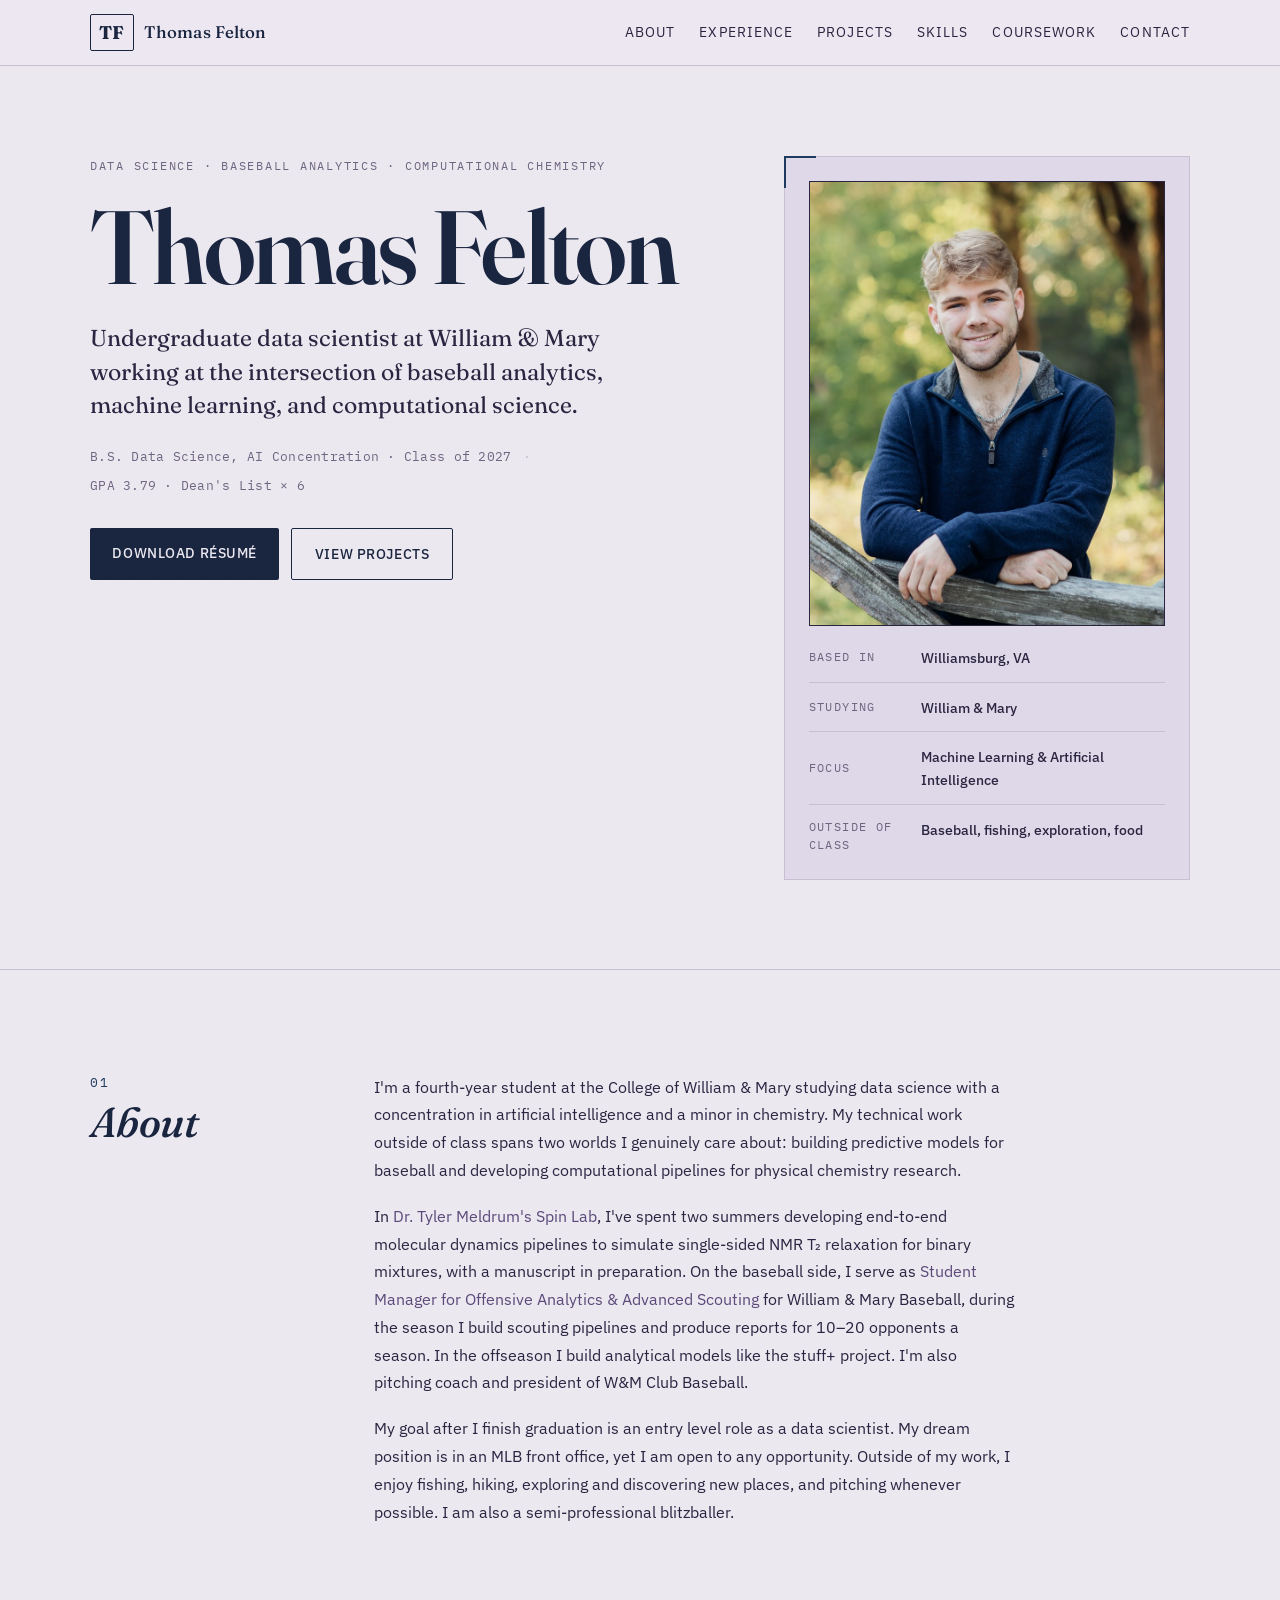
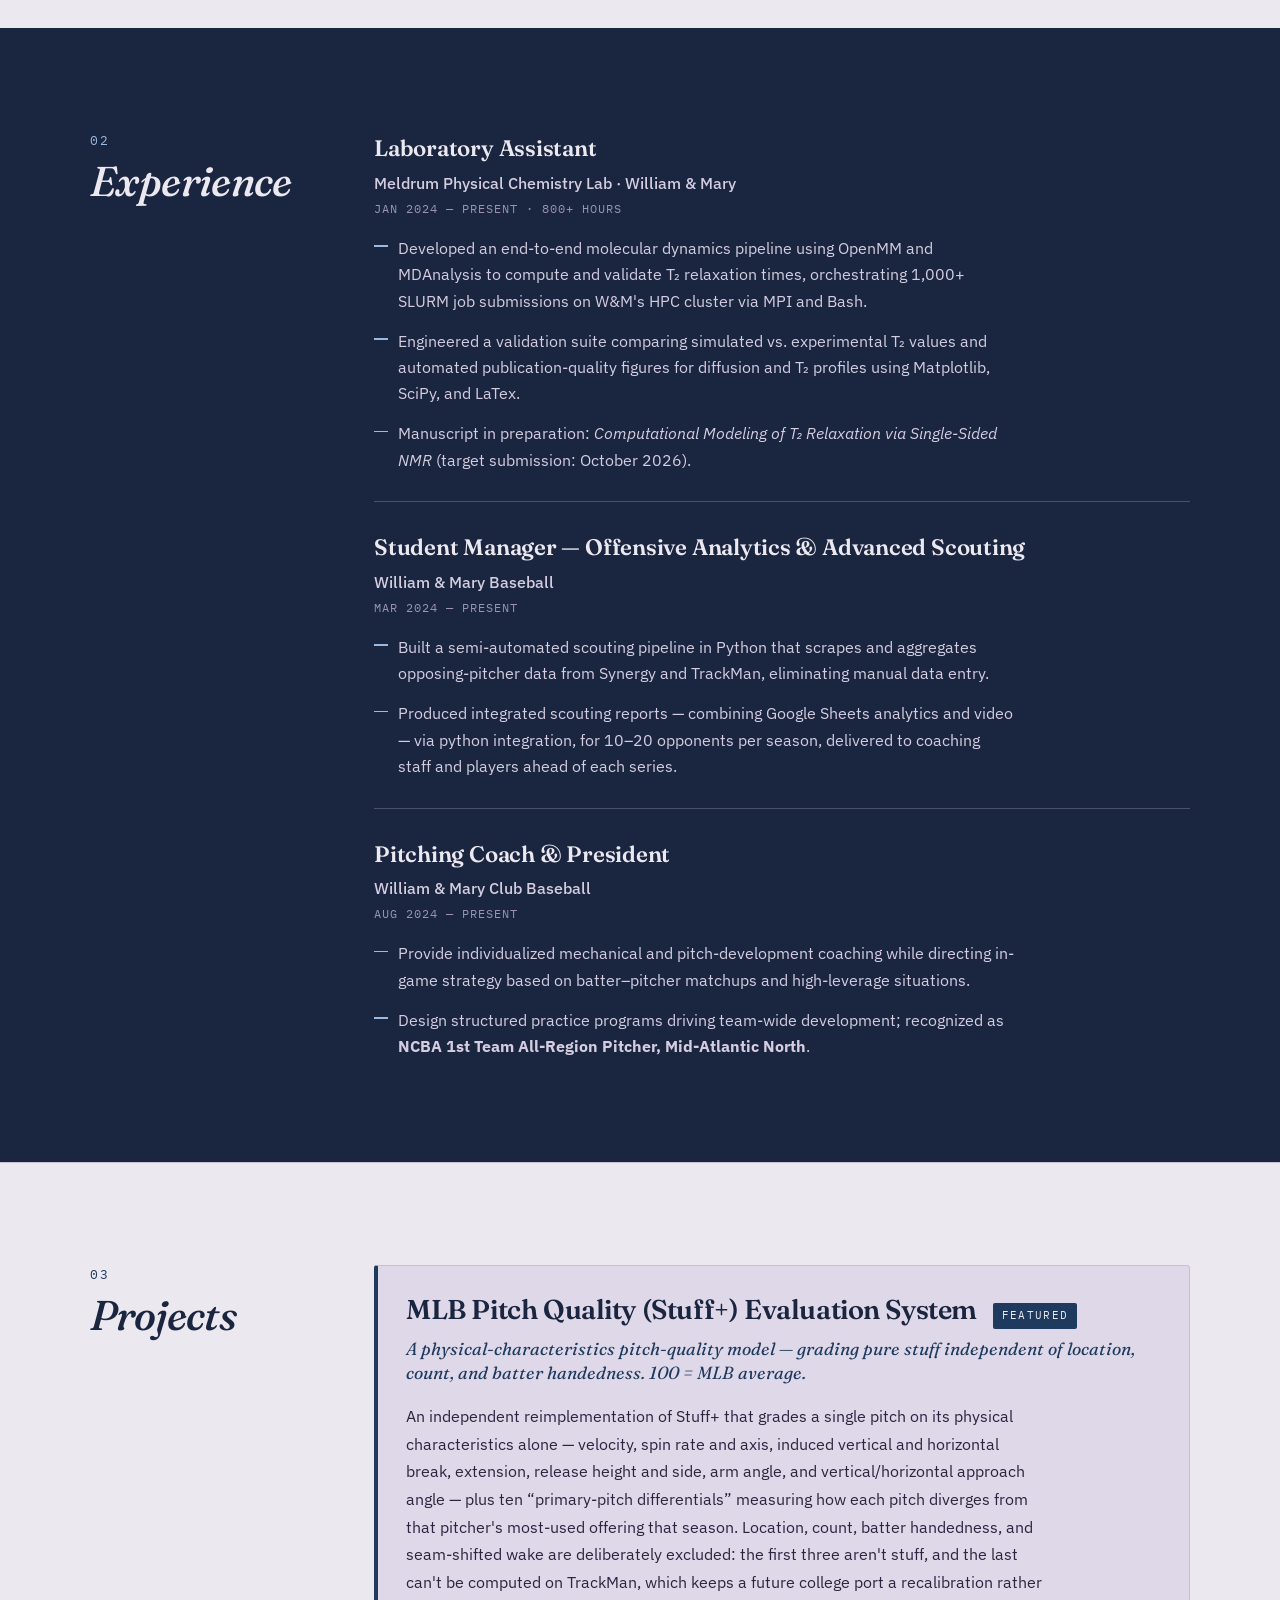
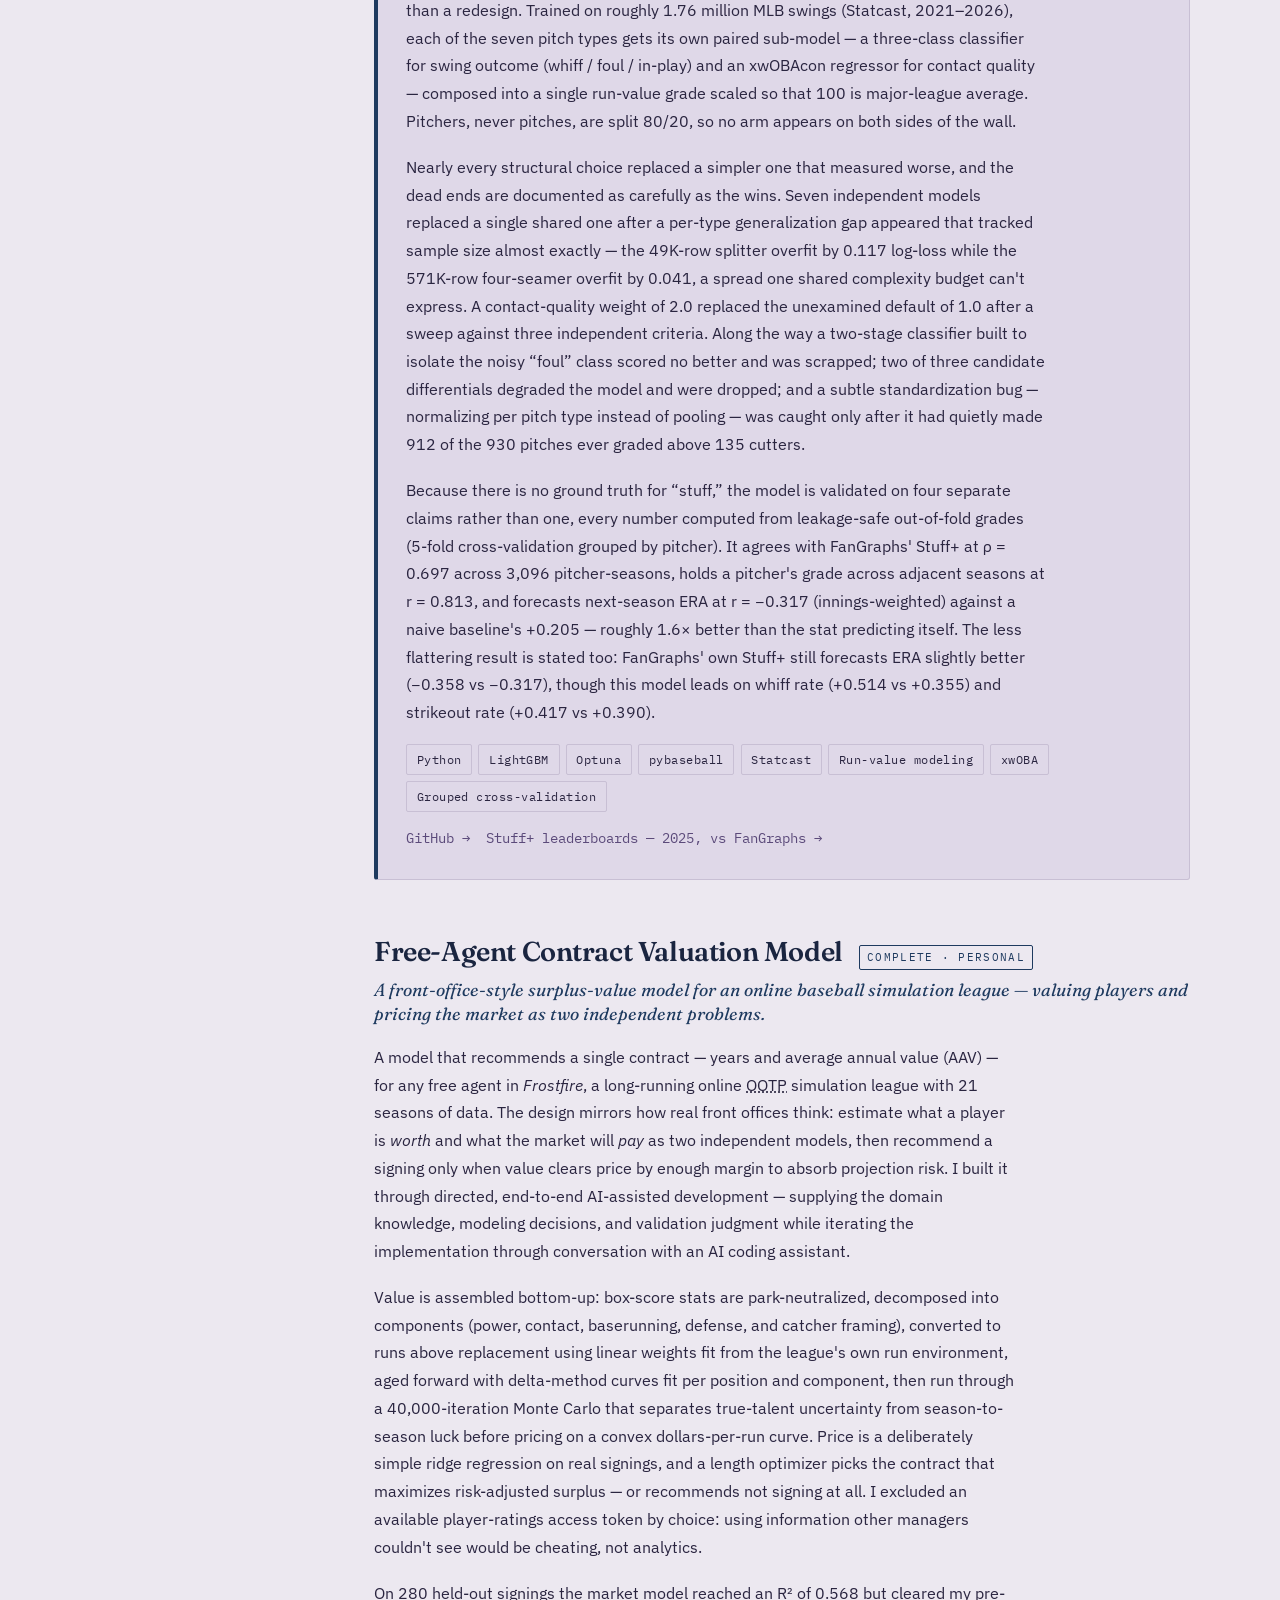
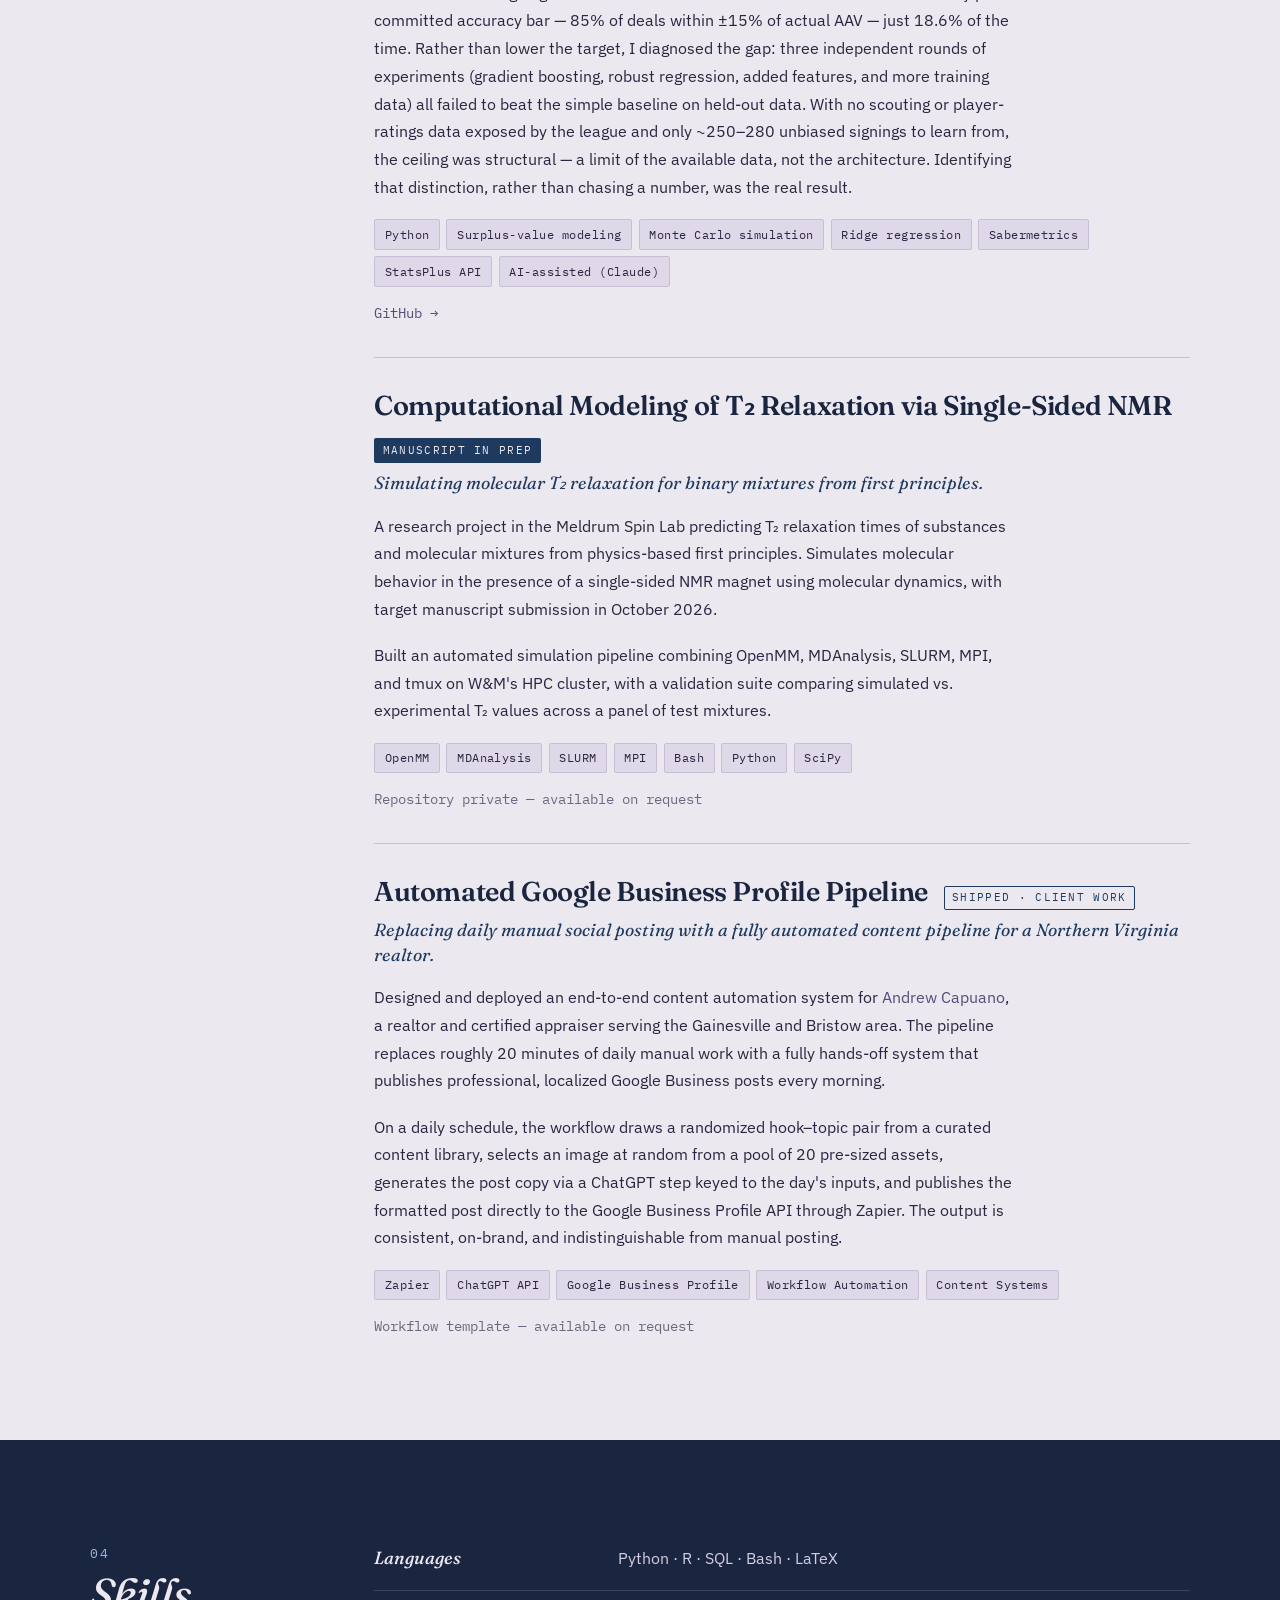
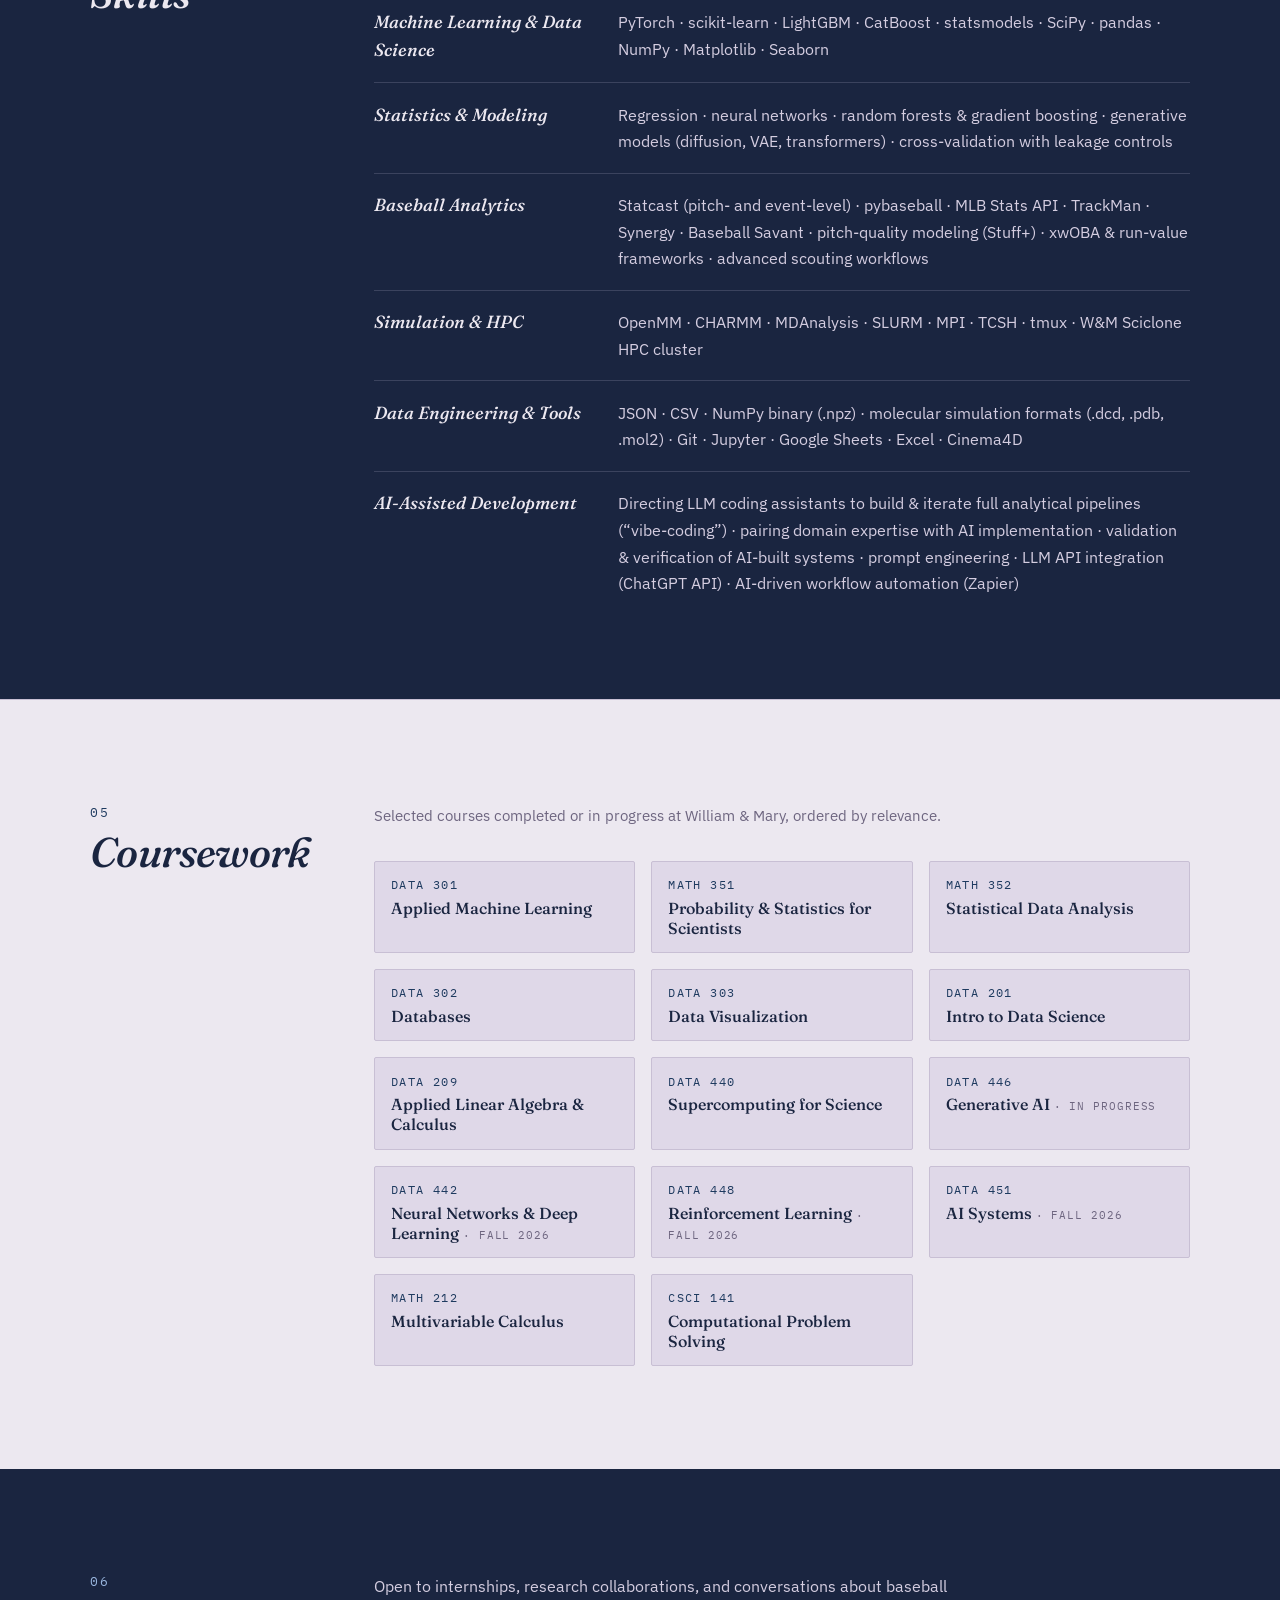
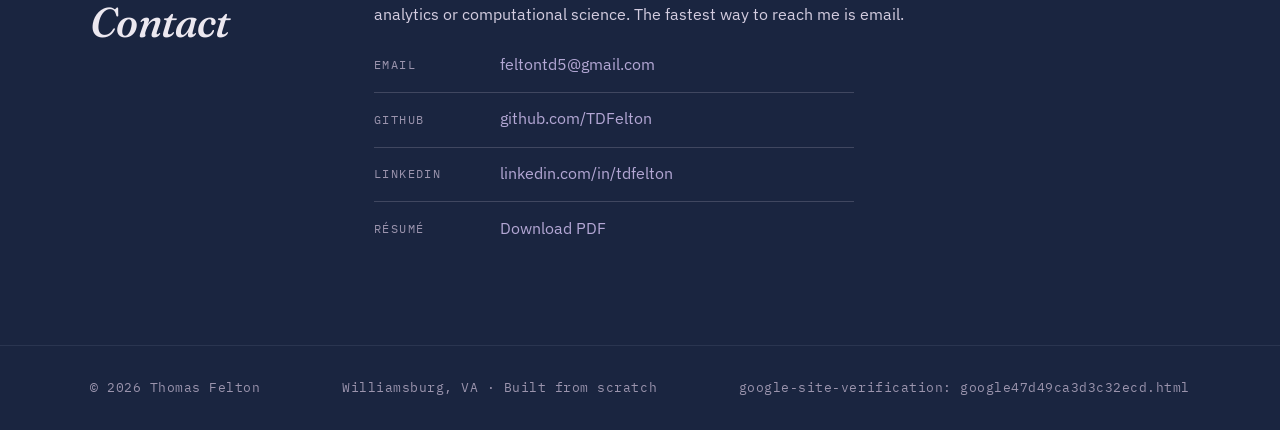
<file: index.html>
<!DOCTYPE html>
<html lang="en">
<head>
  <meta charset="UTF-8" />
  <meta name="viewport" content="width=device-width, initial-scale=1.0" />
  <title>Thomas Felton — Data Science & Baseball Analytics</title>
  <meta name="description" content="Thomas Felton — undergraduate data scientist at William & Mary working at the intersection of baseball analytics, machine learning, and computational science." />
  <meta name="author" content="Thomas Felton" />

  <!-- Open Graph -->
  <meta property="og:title" content="Thomas Felton — Data Science & Baseball Analytics" />
  <meta property="og:description" content="Undergraduate data scientist at William & Mary. Baseball analytics, machine learning, computational chemistry." />
  <meta property="og:type" content="website" />

  <!-- Favicon (inline SVG, no asset request) -->
  <link rel="icon" type="image/svg+xml" href="data:image/svg+xml,%3Csvg xmlns='http://www.w3.org/2000/svg' viewBox='0 0 64 64'%3E%3Crect width='64' height='64' fill='%23f5f1ea'/%3E%3Ctext x='32' y='44' font-family='Georgia,serif' font-size='40' font-weight='700' text-anchor='middle' fill='%23121212'%3ETF%3C/text%3E%3C/svg%3E" />

  <!-- Fonts -->
  <link rel="preconnect" href="https://fonts.googleapis.com" />
  <link rel="preconnect" href="https://fonts.gstatic.com" crossorigin />
  <link href="https://fonts.googleapis.com/css2?family=Fraunces:opsz,wght@9..144,400;9..144,500;9..144,600;9..144,700;9..144,900&family=IBM+Plex+Sans:wght@300;400;500;600&family=IBM+Plex+Mono:wght@400;500&display=swap" rel="stylesheet" />

  <link rel="stylesheet" href="styles.css" />
</head>
<body>

  <!-- Skip link for accessibility -->
  <a href="#main" class="skip-link">Skip to content</a>

  <!-- Top nav -->
  <header class="site-header">
    <div class="container header-row">
      <a href="#top" class="brand" aria-label="Thomas Felton — home">
        <span class="brand-mark">TF</span>
        <span class="brand-name">Thomas Felton</span>
      </a>
      <nav class="site-nav" aria-label="Primary">
        <a href="#about">About</a>
        <a href="#experience">Experience</a>
        <a href="#projects">Projects</a>
        <a href="#skills">Skills</a>
        <a href="#coursework">Coursework</a>
        <a href="#contact">Contact</a>
      </nav>
    </div>
  </header>

  <main id="main">

    <!-- Hero / About -->
    <section id="top" class="hero">
      <div class="container hero-grid">
        <div class="hero-text">
          <p class="eyebrow">Data Science · Baseball Analytics · Computational Chemistry</p>
          <h1 class="display">
            Thomas Felton
          </h1>
          <p class="lede">
            Undergraduate data scientist at William &amp; Mary working at the intersection of
            baseball analytics, machine learning, and computational science.
          </p>
          <div class="hero-meta">
            <span>B.S. Data Science, AI Concentration · Class of 2027</span>
            <span class="dot" aria-hidden="true">·</span>
            <span>GPA 3.79 · Dean&apos;s List × 6</span>
          </div>
          <div class="hero-cta">
            <a class="btn btn-primary" href="resume.pdf" target="_blank" rel="noopener">Download Résumé</a>
            <a class="btn btn-ghost" href="#projects">View Projects</a>
          </div>
        </div>

        <aside class="hero-card" aria-label="At a glance">
          <img src="photo.jpg" alt="Thomas Felton" class="photo" />
          <dl class="quick-facts">
            <div><dt>Based in</dt><dd>Williamsburg, VA</dd></div>
            <div><dt>Studying</dt><dd>William &amp; Mary</dd></div>
            <div><dt>Focus</dt><dd>Machine Learning &amp; Artificial Intelligence</dd></div>
            <div><dt>Outside of Class</dt><dd>Baseball, fishing, exploration, food</dd></div>
          </dl>
        </aside>
      </div>
    </section>

    <!-- About -->
    <section id="about" class="section section-paper">
      <div class="container two-col">
        <div class="col-label">
          <p class="section-num">01</p>
          <h2 class="section-title">About</h2>
        </div>
        <div class="col-body">
          <p class="prose">
            I&apos;m a fourth-year student at the College of William &amp; Mary studying data science with a
            concentration in artificial intelligence and a minor in chemistry. My technical work outside of class spans two
            worlds I genuinely care about: building predictive models for baseball and developing
            computational pipelines for physical chemistry research.
          </p>
          <p class="prose">
            In <a href="#exp-spinlab">Dr. Tyler Meldrum&apos;s Spin Lab</a>, I&apos;ve spent two summers
            developing end-to-end molecular dynamics pipelines to simulate single-sided NMR T₂ relaxation
            for binary mixtures, with a manuscript in preparation. On the baseball side, I serve as
            <a href="#exp-wmbaseball">Student Manager for Offensive Analytics &amp; Advanced Scouting</a>
            for William &amp; Mary Baseball, during the season I build scouting pipelines and produce reports for
            10–20 opponents a season. In the offseason I build analytical models like the stuff+ project. I&apos;m also pitching coach and president of W&amp;M Club Baseball.
          </p>
          <p class="prose">
            My goal after I finish graduation is an entry level role as a data scientist. My dream position is in an MLB front office,
            yet I am open to any opportunity. Outside of my work, I enjoy fishing, hiking, exploring and discovering new places, and pitching whenever possible. I am also a semi-professional blitzballer.
          </p>
        </div>
      </div>
    </section>

    <!-- Experience -->
    <section id="experience" class="section section-ink">
      <div class="container two-col">
        <div class="col-label">
          <p class="section-num">02</p>
          <h2 class="section-title">Experience</h2>
        </div>
        <div class="col-body">

          <article class="entry" id="exp-spinlab">
            <header class="entry-head">
              <h3 class="entry-title">Laboratory Assistant</h3>
              <p class="entry-org">Meldrum Physical Chemistry Lab · William &amp; Mary</p>
              <p class="entry-meta">Jan 2024 — Present · 800+ hours</p>
            </header>
            <ul class="entry-bullets">
              <li>
                Developed an end-to-end molecular dynamics pipeline using OpenMM and MDAnalysis to
                compute and validate T₂ relaxation times, orchestrating 1,000+ SLURM job submissions
                on W&amp;M&apos;s HPC cluster via MPI and Bash.
              </li>
              <li>
                Engineered a validation suite comparing simulated vs. experimental T₂ values and
                automated publication-quality figures for diffusion and T₂ profiles using Matplotlib, SciPy, and LaTex.
              </li>
              <li>
                Manuscript in preparation: <em>Computational Modeling of T₂ Relaxation via Single-Sided NMR</em>
                (target submission: October 2026).
              </li>
            </ul>
          </article>

          <article class="entry" id="exp-wmbaseball">
            <header class="entry-head">
              <h3 class="entry-title">Student Manager — Offensive Analytics &amp; Advanced Scouting</h3>
              <p class="entry-org">William &amp; Mary Baseball</p>
              <p class="entry-meta">Mar 2024 — Present</p>
            </header>
            <ul class="entry-bullets">
              <li>
                Built a semi-automated scouting pipeline in Python that scrapes and aggregates
                opposing-pitcher data from Synergy and TrackMan, eliminating manual data entry.
              </li>
              <li>
                Produced integrated scouting reports — combining Google Sheets analytics and video — via python integration,
                for 10–20 opponents per season, delivered to coaching staff and players ahead of each series.
              </li>
            </ul>
          </article>

          <article class="entry" id="exp-clubbaseball">
            <header class="entry-head">
              <h3 class="entry-title">Pitching Coach &amp; President</h3>
              <p class="entry-org">William &amp; Mary Club Baseball</p>
              <p class="entry-meta">Aug 2024 — Present</p>
            </header>
            <ul class="entry-bullets">
              <li>
                Provide individualized mechanical and pitch-development coaching while directing
                in-game strategy based on batter–pitcher matchups and high-leverage situations.
              </li>
              <li>
                Design structured practice programs driving team-wide development; recognized as
                <strong>NCBA 1st Team All-Region Pitcher, Mid-Atlantic North</strong>.
              </li>
            </ul>
          </article>

        </div>
      </div>
    </section>

    <!-- Projects -->
    <section id="projects" class="section section-paper">
      <div class="container two-col">
        <div class="col-label">
          <p class="section-num">03</p>
          <h2 class="section-title">Projects</h2>
        </div>
        <div class="col-body">

          <article class="project project-featured">
            <div class="project-head">
              <h3 class="project-title">MLB Pitch Quality (Stuff+) Evaluation System</h3>
              <span class="badge badge-featured">Featured</span>
            </div>
            <p class="project-tagline">A physical-characteristics pitch-quality model — grading pure stuff independent of location, count, and batter handedness. 100 = MLB average.</p>
            <p class="prose">
              An independent reimplementation of Stuff+ that grades a single pitch on its physical
              characteristics alone — velocity, spin rate and axis, induced vertical and horizontal break,
              extension, release height and side, arm angle, and vertical/horizontal approach angle — plus
              ten &ldquo;primary-pitch differentials&rdquo; measuring how each pitch diverges from that
              pitcher&apos;s most-used offering that season. Location, count, batter handedness, and
              seam-shifted wake are deliberately excluded: the first three aren&apos;t stuff, and the last
              can&apos;t be computed on TrackMan, which keeps a future college port a recalibration rather
              than a redesign. Trained on roughly 1.76 million MLB swings (Statcast, 2021–2026), each of the
              seven pitch types gets its own paired sub-model — a three-class classifier for swing outcome
              (whiff / foul / in-play) and an xwOBAcon regressor for contact quality — composed into a single
              run-value grade scaled so that 100 is major-league average. Pitchers, never pitches, are split
              80/20, so no arm appears on both sides of the wall.
            </p>
            <p class="prose">
              Nearly every structural choice replaced a simpler one that measured worse, and the dead ends
              are documented as carefully as the wins. Seven independent models replaced a single shared one
              after a per-type generalization gap appeared that tracked sample size almost exactly — the
              49K-row splitter overfit by 0.117 log-loss while the 571K-row four-seamer overfit by 0.041, a
              spread one shared complexity budget can&apos;t express. A contact-quality weight of 2.0 replaced
              the unexamined default of 1.0 after a sweep against three independent criteria. Along the way a
              two-stage classifier built to isolate the noisy &ldquo;foul&rdquo; class scored no better and was
              scrapped; two of three candidate differentials degraded the model and were dropped; and a subtle
              standardization bug — normalizing per pitch type instead of pooling — was caught only after it
              had quietly made 912 of the 930 pitches ever graded above 135 cutters.
            </p>
            <p class="prose">
              Because there is no ground truth for &ldquo;stuff,&rdquo; the model is validated on four separate
              claims rather than one, every number computed from leakage-safe out-of-fold grades (5-fold
              cross-validation grouped by pitcher). It agrees with FanGraphs&apos; Stuff+ at ρ = 0.697 across
              3,096 pitcher-seasons, holds a pitcher&apos;s grade across adjacent seasons at r = 0.813, and
              forecasts next-season ERA at r = −0.317 (innings-weighted) against a naive baseline&apos;s
              +0.205 — roughly 1.6× better than the stat predicting itself. The less flattering result is
              stated too: FanGraphs&apos; own Stuff+ still forecasts ERA slightly better (−0.358 vs −0.317),
              though this model leads on whiff rate (+0.514 vs +0.355) and strikeout rate (+0.417 vs +0.390).
            </p>
            <ul class="tag-row" aria-label="Technologies">
              <li>Python</li><li>LightGBM</li><li>Optuna</li><li>pybaseball</li><li>Statcast</li>
              <li>Run-value modeling</li><li>xwOBA</li><li>Grouped cross-validation</li>
            </ul>
            <p class="project-links">
              <a href="https://github.com/TDFelton/stuff_plus" target="_blank" rel="noopener">GitHub →</a>
              <a href="stuff-plus-leaderboard.html">Stuff+ leaderboards — 2025, vs FanGraphs →</a>
            </p>
          </article>

          <article class="project">
            <div class="project-head">
              <h3 class="project-title">Free-Agent Contract Valuation Model</h3>
              <span class="badge badge-shipped">Complete · Personal</span>
            </div>
            <p class="project-tagline">A front-office-style surplus-value model for an online baseball simulation league — valuing players and pricing the market as two independent problems.</p>
            <p class="prose">
              A model that recommends a single contract — years and average annual value (AAV) — for any free agent in
              <em>Frostfire</em>, a long-running online <abbr title="Out of the Park Baseball">OOTP</abbr> simulation
              league with 21 seasons of data. The design mirrors how real front offices think: estimate what a player
              is <em>worth</em> and what the market will <em>pay</em> as two independent models, then recommend a
              signing only when value clears price by enough margin to absorb projection risk. I built it through
              directed, end-to-end AI-assisted development — supplying the domain knowledge, modeling decisions, and
              validation judgment while iterating the implementation through conversation with an AI coding assistant.
            </p>
            <p class="prose">
              Value is assembled bottom-up: box-score stats are park-neutralized, decomposed into components (power,
              contact, baserunning, defense, and catcher framing), converted to runs above replacement using linear
              weights fit from the league&apos;s own run environment, aged forward with delta-method curves fit per
              position and component, then run through a 40,000-iteration Monte Carlo that separates true-talent
              uncertainty from season-to-season luck before pricing on a convex dollars-per-run curve. Price is a
              deliberately simple ridge regression on real signings, and a length optimizer picks the contract that
              maximizes risk-adjusted surplus — or recommends not signing at all. I excluded an available
              player-ratings access token by choice: using information other managers couldn&apos;t see would be
              cheating, not analytics.
            </p>
            <p class="prose">
              On 280 held-out signings the market model reached an R² of 0.568 but cleared my pre-committed accuracy
              bar — 85% of deals within ±15% of actual AAV — just 18.6% of the time. Rather than lower the target, I
              diagnosed the gap: three independent rounds of experiments (gradient boosting, robust regression, added
              features, and more training data) all failed to beat the simple baseline on held-out data. With no
              scouting or player-ratings data exposed by the league and only ~250–280 unbiased signings to learn from,
              the ceiling was structural — a limit of the available data, not the architecture. Identifying that
              distinction, rather than chasing a number, was the real result.
            </p>
            <ul class="tag-row" aria-label="Methods and tools">
              <li>Python</li><li>Surplus-value modeling</li><li>Monte Carlo simulation</li>
              <li>Ridge regression</li><li>Sabermetrics</li><li>StatsPlus API</li><li>AI-assisted (Claude)</li>
            </ul>
            <p class="project-links">
              <a href="https://github.com/TDFelton/ootp26_free_agent_analysis" target="_blank" rel="noopener">GitHub →</a>
            </p>
          </article>

          <article class="project">
            <div class="project-head">
              <h3 class="project-title">Computational Modeling of T₂ Relaxation via Single-Sided NMR</h3>
              <span class="badge badge-active">Manuscript in prep</span>
            </div>
            <p class="project-tagline">Simulating molecular T₂ relaxation for binary mixtures from first principles.</p>
            <p class="prose">
              A research project in the Meldrum Spin Lab predicting T₂ relaxation times of substances and
              molecular mixtures from physics-based first principles. Simulates molecular behavior in the
              presence of a single-sided NMR magnet using molecular dynamics, with target manuscript
              submission in October 2026.
            </p>
            <p class="prose">
              Built an automated simulation pipeline combining OpenMM, MDAnalysis, SLURM, MPI, and tmux on
              W&amp;M&apos;s HPC cluster, with a validation suite comparing simulated vs. experimental T₂
              values across a panel of test mixtures.
            </p>
            <ul class="tag-row" aria-label="Technologies">
              <li>OpenMM</li><li>MDAnalysis</li><li>SLURM</li><li>MPI</li><li>Bash</li><li>Python</li><li>SciPy</li>
            </ul>
            <p class="project-links">
              <span class="muted">Repository private — available on request</span>
            </p>
          </article>

          <article class="project">
            <div class="project-head">
              <h3 class="project-title">Automated Google Business Profile Pipeline</h3>
              <span class="badge badge-shipped">Shipped · Client work</span>
            </div>
            <p class="project-tagline">Replacing daily manual social posting with a fully automated content pipeline for a Northern Virginia realtor.</p>
            <p class="prose">
              Designed and deployed an end-to-end content automation system for
              <a href="https://www.linkedin.com/in/andrew-capuano-92b44437/" target="_blank" rel="noopener">Andrew Capuano</a>,
              a realtor and certified appraiser serving the Gainesville and Bristow area. The pipeline replaces
              roughly 20 minutes of daily manual work with a fully hands-off system that publishes professional,
              localized Google Business posts every morning.
            </p>
            <p class="prose">
              On a daily schedule, the workflow draws a randomized hook–topic pair from a curated content library,
              selects an image at random from a pool of 20 pre-sized assets, generates the post copy via a ChatGPT
              step keyed to the day&apos;s inputs, and publishes the formatted post directly to the Google Business
              Profile API through Zapier. The output is consistent, on-brand, and indistinguishable from manual posting.
            </p>
            <ul class="tag-row" aria-label="Tools">
              <li>Zapier</li><li>ChatGPT API</li><li>Google Business Profile</li>
              <li>Workflow Automation</li><li>Content Systems</li>
            </ul>
            <p class="project-links">
              <span class="muted">Workflow template — available on request</span>
            </p>
          </article>

        </div>
      </div>
    </section>
    <section id="skills" class="section section-ink">
      <div class="container two-col">
        <div class="col-label">
          <p class="section-num">04</p>
          <h2 class="section-title">Skills</h2>
        </div>
        <div class="col-body">

          <div class="skill-block">
            <h3 class="skill-heading">Languages</h3>
            <p class="skill-list">Python · R · SQL · Bash · LaTeX</p>
          </div>

          <div class="skill-block">
            <h3 class="skill-heading">Machine Learning &amp; Data Science</h3>
            <p class="skill-list">
              PyTorch · scikit-learn · LightGBM · CatBoost · statsmodels · SciPy ·
              pandas · NumPy · Matplotlib · Seaborn
            </p>
          </div>

          <div class="skill-block">
            <h3 class="skill-heading">Statistics &amp; Modeling</h3>
            <p class="skill-list">
              Regression · neural networks · random forests &amp; gradient boosting ·
              generative models (diffusion, VAE, transformers) · cross-validation with leakage controls
            </p>
          </div>

          <div class="skill-block">
            <h3 class="skill-heading">Baseball Analytics</h3>
            <p class="skill-list">
              Statcast (pitch- and event-level) · pybaseball · MLB Stats API · TrackMan · Synergy ·
              Baseball Savant · pitch-quality modeling (Stuff+) · xwOBA &amp; run-value frameworks ·
              advanced scouting workflows
            </p>
          </div>

          <div class="skill-block">
            <h3 class="skill-heading">Simulation &amp; HPC</h3>
            <p class="skill-list">
              OpenMM · CHARMM · MDAnalysis · SLURM · MPI · TCSH · tmux ·
              W&amp;M Sciclone HPC cluster
            </p>
          </div>

          <div class="skill-block">
            <h3 class="skill-heading">Data Engineering &amp; Tools</h3>
            <p class="skill-list">
              JSON · CSV · NumPy binary (.npz) · molecular simulation formats (.dcd, .pdb, .mol2) ·
              Git · Jupyter · Google Sheets · Excel · Cinema4D
            </p>
          </div>

          <div class="skill-block">
            <h3 class="skill-heading">AI-Assisted Development</h3>
            <p class="skill-list">
              Directing LLM coding assistants to build &amp; iterate full analytical pipelines
              (&ldquo;vibe-coding&rdquo;) · pairing domain expertise with AI implementation ·
              validation &amp; verification of AI-built systems · prompt engineering ·
              LLM API integration (ChatGPT API) · AI-driven workflow automation (Zapier)
            </p>
          </div>

        </div>
      </div>
    </section>

    <!-- Coursework -->
    <section id="coursework" class="section section-paper">
      <div class="container two-col">
        <div class="col-label">
          <p class="section-num">05</p>
          <h2 class="section-title">Coursework</h2>
        </div>
        <div class="col-body">
          <p class="prose muted-prose">
            Selected courses completed or in progress at William &amp; Mary, ordered by relevance.
          </p>

          <div class="course-grid">
            <div class="course">
              <p class="course-code">DATA 301</p>
              <p class="course-name">Applied Machine Learning</p>
            </div>
            <div class="course">
              <p class="course-code">MATH 351</p>
              <p class="course-name">Probability &amp; Statistics for Scientists</p>
            </div>
            <div class="course">
              <p class="course-code">MATH 352</p>
              <p class="course-name">Statistical Data Analysis</p>
            </div>
            <div class="course">
              <p class="course-code">DATA 302</p>
              <p class="course-name">Databases</p>
            </div>
            <div class="course">
              <p class="course-code">DATA 303</p>
              <p class="course-name">Data Visualization</p>
            </div>
            <div class="course">
              <p class="course-code">DATA 201</p>
              <p class="course-name">Intro to Data Science</p>
            </div>
            <div class="course">
              <p class="course-code">DATA 209</p>
              <p class="course-name">Applied Linear Algebra &amp; Calculus</p>
            </div>
            <div class="course">
              <p class="course-code">DATA 440</p>
              <p class="course-name">Supercomputing for Science</p>
            </div>
            <div class="course">
              <p class="course-code">DATA 446</p>
              <p class="course-name">Generative AI <span class="inprog">· in progress</span></p>
            </div>
            <div class="course">
              <p class="course-code">DATA 442</p>
              <p class="course-name">Neural Networks &amp; Deep Learning <span class="inprog">· Fall 2026</span></p>
            </div>
            <div class="course">
              <p class="course-code">DATA 448</p>
              <p class="course-name">Reinforcement Learning <span class="inprog">· Fall 2026</span></p>
            </div>
            <div class="course">
              <p class="course-code">DATA 451</p>
              <p class="course-name">AI Systems <span class="inprog">· Fall 2026</span></p>
            </div>
            <div class="course">
              <p class="course-code">MATH 212</p>
              <p class="course-name">Multivariable Calculus</p>
            </div>
            <div class="course">
              <p class="course-code">CSCI 141</p>
              <p class="course-name">Computational Problem Solving</p>
            </div>
          </div>
        </div>
      </div>
    </section>

    <!-- Contact -->
    <section id="contact" class="section section-ink">
      <div class="container two-col">
        <div class="col-label">
          <p class="section-num">06</p>
          <h2 class="section-title">Contact</h2>
        </div>
        <div class="col-body">
          <p class="prose">
            Open to internships, research collaborations, and conversations about baseball analytics
            or computational science. The fastest way to reach me is email.
          </p>
          <ul class="contact-list">
            <li>
              <span class="contact-label">Email</span>
              <a href="mailto:feltontd5@gmail.com">feltontd5@gmail.com</a>
            </li>
            <li>
              <span class="contact-label">GitHub</span>
              <a href="https://github.com/TDFelton" target="_blank" rel="noopener">github.com/TDFelton</a>
            </li>
            <li>
              <span class="contact-label">LinkedIn</span>
              <a href="https://www.linkedin.com/in/tdfelton/" target="_blank" rel="noopener">linkedin.com/in/tdfelton</a>
            </li>
            <li>
              <span class="contact-label">Résumé</span>
              <a href="resume.pdf" target="_blank" rel="noopener">Download PDF</a>
            </li>
          </ul>
        </div>
      </div>
    </section>

  </main>

  <footer class="site-footer">
    <div class="container footer-row">
      <p>© <span id="year"></span> Thomas Felton</p>
      <p class="footer-meta">Williamsburg, VA · Built from scratch</p>
      <p class="footer-meta">google-site-verification: google47d49ca3d3c32ecd.html</p>
    </div>
  </footer>

  <script src="main.js" defer></script>
</body>
</html>
</file>
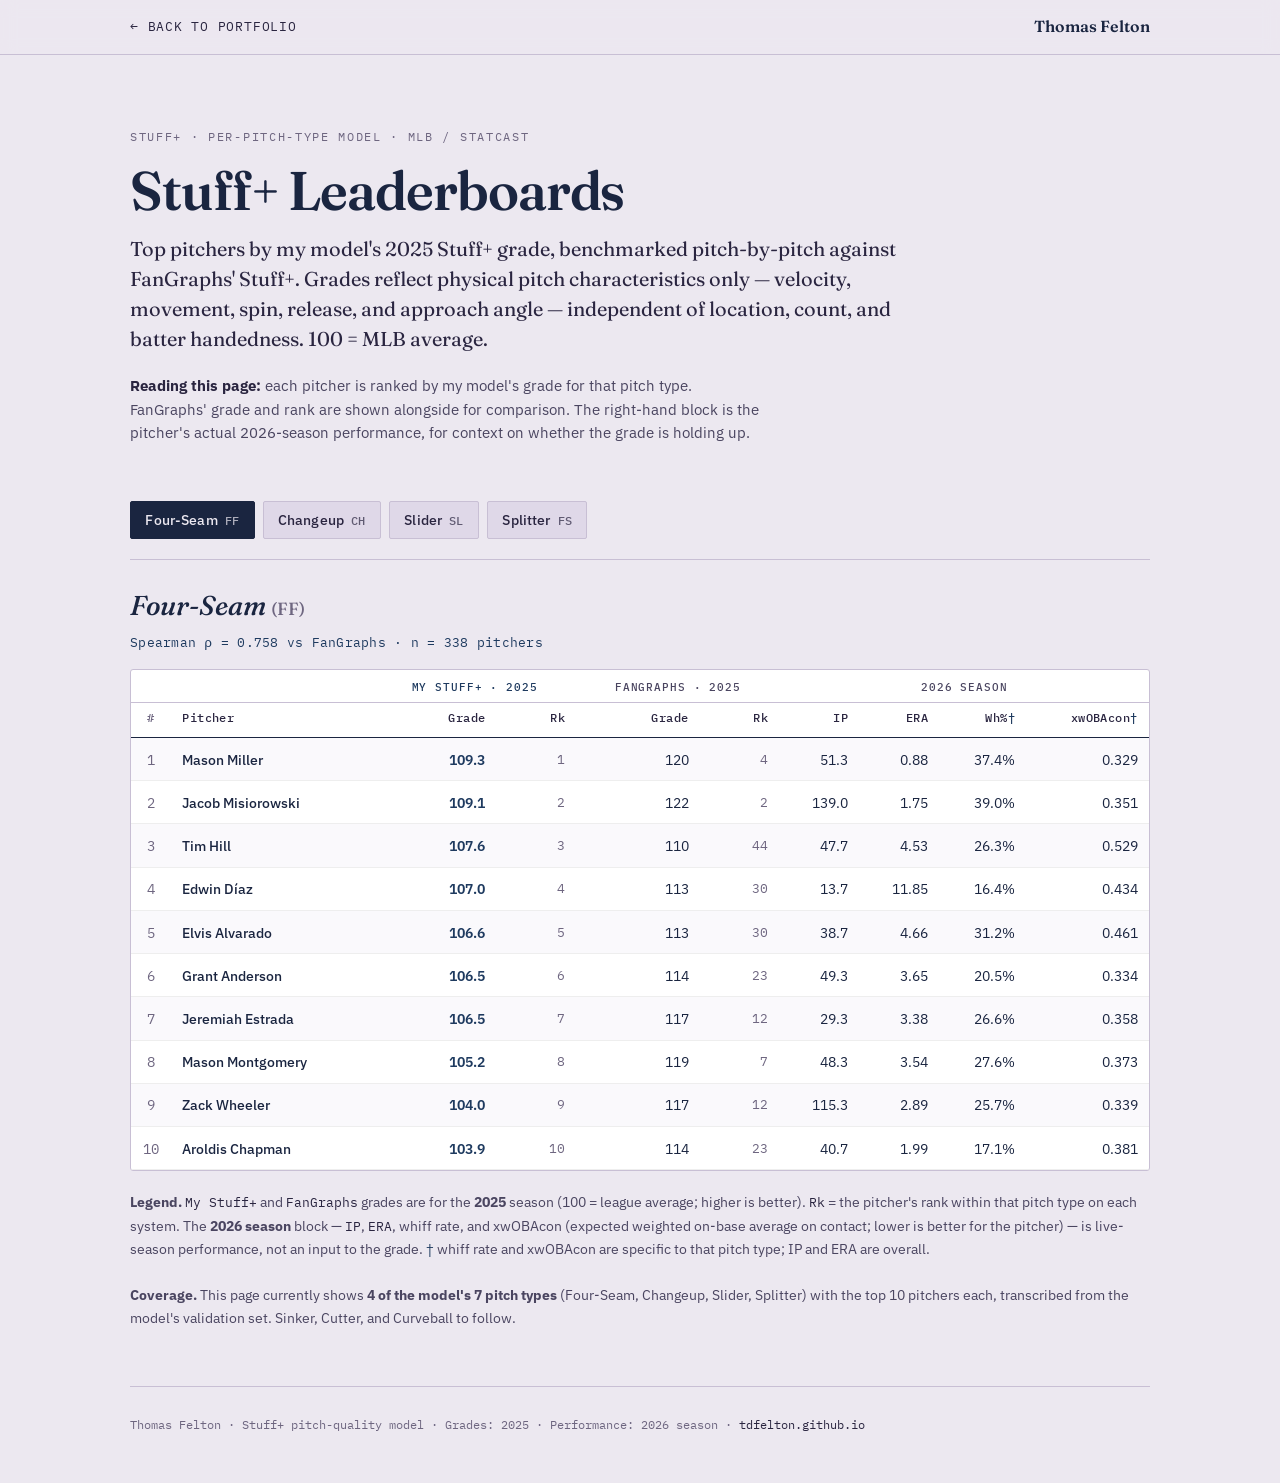
<file: stuff-plus-leaderboard.html>
<!DOCTYPE html>
<html lang="en">
<head>
  <meta charset="UTF-8" />
  <meta name="viewport" content="width=device-width, initial-scale=1.0" />
  <title>Stuff+ Leaderboards — Thomas Felton</title>
  <meta name="description" content="Per-pitch-type Stuff+ leaderboards from Thomas Felton's MLB pitch-quality model, benchmarked against FanGraphs Stuff+ (2025)." />
  <link rel="icon" type="image/svg+xml" href="data:image/svg+xml,%3Csvg xmlns='http://www.w3.org/2000/svg' viewBox='0 0 64 64'%3E%3Crect width='64' height='64' fill='%23f5f1ea'/%3E%3Ctext x='32' y='44' font-family='Georgia,serif' font-size='40' font-weight='700' text-anchor='middle' fill='%23121212'%3ETF%3C/text%3E%3C/svg%3E" />
  <link rel="preconnect" href="https://fonts.googleapis.com" />
  <link rel="preconnect" href="https://fonts.gstatic.com" crossorigin />
  <link href="https://fonts.googleapis.com/css2?family=Fraunces:opsz,wght@9..144,400;9..144,500;9..144,600;9..144,700&family=IBM+Plex+Sans:wght@300;400;500;600&family=IBM+Plex+Mono:wght@400;500&display=swap" rel="stylesheet" />
  <style>
  :root {
    --paper:#ece8f0; --paper-deep:#dfd8e8; --ink:#1a2540; --ink-soft:#2a2540;
    --ink-mid:#4a4560; --ink-muted:#6e6680; --rule:#c8bfd4; --accent:#1e3a5f;
    --accent-light:#9bb8e0; --link:#5b4a7a; --link-hover:#3d3055;
    --font-display:"Fraunces","Times New Roman",Georgia,serif;
    --font-body:"IBM Plex Sans",-apple-system,BlinkMacSystemFont,"Segoe UI",Roboto,sans-serif;
    --font-mono:"IBM Plex Mono",ui-monospace,"SF Mono",Menlo,Consolas,monospace;
    --container:1100px;
  }
  *,*::before,*::after { box-sizing:border-box; }
  html { -webkit-text-size-adjust:100%; }
  body { margin:0; font-family:var(--font-body); font-size:16px; line-height:1.6;
    color:var(--ink); background:var(--paper); -webkit-font-smoothing:antialiased; }
  a { color:var(--link); text-decoration:none; border-bottom:1px solid transparent; transition:color .15s,border-color .15s; }
  a:hover { color:var(--link-hover); border-bottom-color:currentColor; }
  .wrap { max-width:var(--container); margin:0 auto; padding:0 clamp(1.25rem,4vw,2.5rem); }
  .lb-top { border-bottom:1px solid var(--rule); background:rgba(236,232,240,.92); position:sticky; top:0; z-index:20; backdrop-filter:saturate(140%) blur(8px); }
  .lb-top .wrap { display:flex; align-items:center; justify-content:space-between; padding-top:.9rem; padding-bottom:.9rem; gap:1rem; }
  .lb-back { font-family:var(--font-mono); font-size:.8rem; letter-spacing:.06em; text-transform:uppercase; color:var(--ink-soft); border-bottom:0; }
  .lb-back:hover { color:var(--ink); }
  .lb-brand { font-family:var(--font-display); font-weight:600; font-size:1rem; color:var(--ink); }
  header.lb-hero { padding:clamp(2.5rem,6vw,4.5rem) 0 1.5rem; }
  .lb-eyebrow { font-family:var(--font-mono); font-size:.75rem; letter-spacing:.14em; text-transform:uppercase; color:var(--ink-muted); margin:0 0 1rem; }
  h1.lb-title { font-family:var(--font-display); font-weight:600; font-size:clamp(2.2rem,5vw,3.4rem); line-height:1.02; letter-spacing:-.02em; margin:0 0 1rem; }
  .lb-lede { font-family:var(--font-display); font-size:clamp(1.05rem,1.6vw,1.25rem); color:var(--ink-soft); max-width:60ch; margin:0 0 1.25rem; line-height:1.5; }
  .lb-note { font-size:.92rem; color:var(--ink-mid); max-width:70ch; margin:.75rem 0 0; }
  .lb-note strong { color:var(--ink-soft); }
  .lb-tabs { display:flex; flex-wrap:wrap; gap:.5rem; margin:2rem 0 1.5rem; border-bottom:1px solid var(--rule); padding-bottom:1.25rem; }
  .lb-tab { font-family:var(--font-body); font-size:.9rem; font-weight:500; color:var(--ink-soft); background:var(--paper-deep);
    border:1px solid var(--rule); border-radius:2px; padding:.55rem .9rem; cursor:pointer; transition:all .15s; letter-spacing:.01em; }
  .lb-tab:hover { border-color:var(--accent); color:var(--ink); }
  .lb-tab.is-active { background:var(--ink); color:var(--paper); border-color:var(--ink); }
  .lb-tab-abbr { font-family:var(--font-mono); font-size:.72rem; opacity:.7; margin-left:.25rem; }
  .lb-panel-head { margin:0 0 1rem; }
  .lb-panel-head h2 { font-family:var(--font-display); font-style:italic; font-weight:500; font-size:1.7rem; margin:0 0 .25rem; color:var(--ink); }
  .lb-abbr { font-style:normal; color:var(--ink-muted); font-size:1.1rem; }
  .lb-corr { font-family:var(--font-mono); font-size:.82rem; color:var(--accent); margin:0; letter-spacing:.02em; }
  .lb-scroll { overflow-x:auto; border:1px solid var(--rule); border-radius:3px; background:#fff; }
  .lb-table { width:100%; border-collapse:collapse; font-size:.9rem; min-width:640px; }
  .lb-table th, .lb-table td { padding:.6rem .7rem; text-align:right; white-space:nowrap; }
  .lb-table th.c-name, .lb-table td.c-name { text-align:left; }
  .lb-table th.c-rk, .lb-table td.c-rk { text-align:center; color:var(--ink-muted); font-family:var(--font-mono); width:2.5rem; }
  .lb-grp th { font-family:var(--font-mono); font-size:.68rem; letter-spacing:.08em; text-transform:uppercase; font-weight:500;
    color:var(--ink-muted); padding-bottom:.3rem; border-bottom:1px solid var(--rule); text-align:center; }
  .lb-grp .grp-mine { color:var(--accent); }
  .lb-grp .grp-fg { color:var(--ink-mid); }
  .lb-grp .grp-perf { color:var(--ink-mid); }
  .lb-sub th { font-family:var(--font-mono); font-size:.72rem; letter-spacing:.04em; color:var(--ink-soft); font-weight:500;
    border-bottom:1.5px solid var(--ink); padding-top:.4rem; }
  .lb-table tbody tr { border-bottom:1px solid #eee; }
  .lb-table tbody tr:nth-child(odd) { background:#faf9fc; }
  .lb-table tbody tr:hover { background:var(--paper-deep); }
  .c-name { font-weight:500; color:var(--ink); }
  .c-our { font-weight:600; color:var(--accent); font-variant-numeric:tabular-nums; }
  .c-fg { font-variant-numeric:tabular-nums; }
  .c-sub { color:var(--ink-muted); font-size:.82rem; font-family:var(--font-mono); }
  .lb-table td { font-variant-numeric:tabular-nums; }
  .dag { color:var(--accent); }
  .lb-legend { margin:1.25rem 0 0; font-size:.85rem; color:var(--ink-mid); line-height:1.7; }
  .lb-legend code { font-family:var(--font-mono); font-size:.82rem; color:var(--ink-soft); }
  footer.lb-foot { margin-top:3.5rem; border-top:1px solid var(--rule); padding:1.75rem 0 3rem; font-family:var(--font-mono); font-size:.78rem; color:var(--ink-muted); }
  footer.lb-foot a { color:var(--ink-soft); }
  @media (max-width:640px) {
    .lb-title { font-size:2rem; }
    .lb-brand { display:none; }
  }
  @media (prefers-reduced-motion:reduce) { * { transition:none !important; } }
  </style>
</head>
<body>
  <div class="lb-top">
    <div class="wrap">
      <a class="lb-back" href="index.html">← Back to portfolio</a>
      <span class="lb-brand">Thomas Felton</span>
    </div>
  </div>

  <div class="wrap">
    <header class="lb-hero">
      <p class="lb-eyebrow">Stuff+ · Per-pitch-type model · MLB / Statcast</p>
      <h1 class="lb-title">Stuff+ Leaderboards</h1>
      <p class="lb-lede">Top pitchers by my model's 2025 Stuff+ grade, benchmarked pitch-by-pitch against
      FanGraphs' Stuff+. Grades reflect physical pitch characteristics only — velocity, movement, spin,
      release, and approach angle — independent of location, count, and batter handedness. 100 = MLB average.</p>
      <p class="lb-note"><strong>Reading this page:</strong> each pitcher is ranked by my model's grade for that
      pitch type. FanGraphs' grade and rank are shown alongside for comparison. The right-hand block is the pitcher's
      actual 2026-season performance, for context on whether the grade is holding up.</p>
    </header>

    <div class="lb-tabs" role="tablist" aria-label="Pitch type">
        <button class="lb-tab is-active" role="tab" aria-selected="true" aria-controls="panel-FF" id="tab-FF" data-target="panel-FF">Four-Seam <span class="lb-tab-abbr">FF</span></button>
        <button class="lb-tab" role="tab" aria-selected="false" aria-controls="panel-CH" id="tab-CH" data-target="panel-CH">Changeup <span class="lb-tab-abbr">CH</span></button>
        <button class="lb-tab" role="tab" aria-selected="false" aria-controls="panel-SL" id="tab-SL" data-target="panel-SL">Slider <span class="lb-tab-abbr">SL</span></button>
        <button class="lb-tab" role="tab" aria-selected="false" aria-controls="panel-FS" id="tab-FS" data-target="panel-FS">Splitter <span class="lb-tab-abbr">FS</span></button>
    </div>

<section class="lb-panel" id="panel-FF" role="tabpanel" aria-labelledby="tab-FF">
      <div class="lb-panel-head">
        <h2>Four-Seam <span class="lb-abbr">(FF)</span></h2>
        <p class="lb-corr">Spearman ρ = 0.758 vs FanGraphs · n = 338 pitchers</p>
      </div>
      <div class="lb-scroll">
      <table class="lb-table">
        <thead>
          <tr class="lb-grp">
            <th></th><th></th>
            <th colspan="2" class="grp-mine">My Stuff+ · 2025</th>
            <th colspan="2" class="grp-fg">FanGraphs · 2025</th>
            <th colspan="4" class="grp-perf">2026 season</th>
          </tr>
          <tr class="lb-sub">
            <th class="c-rk">#</th><th class="c-name">Pitcher</th>
            <th>Grade</th><th class="c-sub">Rk</th>
            <th>Grade</th><th class="c-sub">Rk</th>
            <th>IP</th><th>ERA</th><th>Wh%<span class="dag">†</span></th><th>xwOBAcon<span class="dag">†</span></th>
          </tr>
        </thead>
        <tbody>
<tr><td class="c-rk">1</td><td class="c-name">Mason Miller</td><td class="c-our">109.3</td><td class="c-sub">1</td><td class="c-fg">120</td><td class="c-sub">4</td><td>51.3</td><td>0.88</td><td>37.4%</td><td>0.329</td></tr>
<tr><td class="c-rk">2</td><td class="c-name">Jacob Misiorowski</td><td class="c-our">109.1</td><td class="c-sub">2</td><td class="c-fg">122</td><td class="c-sub">2</td><td>139.0</td><td>1.75</td><td>39.0%</td><td>0.351</td></tr>
<tr><td class="c-rk">3</td><td class="c-name">Tim Hill</td><td class="c-our">107.6</td><td class="c-sub">3</td><td class="c-fg">110</td><td class="c-sub">44</td><td>47.7</td><td>4.53</td><td>26.3%</td><td>0.529</td></tr>
<tr><td class="c-rk">4</td><td class="c-name">Edwin Díaz</td><td class="c-our">107.0</td><td class="c-sub">4</td><td class="c-fg">113</td><td class="c-sub">30</td><td>13.7</td><td>11.85</td><td>16.4%</td><td>0.434</td></tr>
<tr><td class="c-rk">5</td><td class="c-name">Elvis Alvarado</td><td class="c-our">106.6</td><td class="c-sub">5</td><td class="c-fg">113</td><td class="c-sub">30</td><td>38.7</td><td>4.66</td><td>31.2%</td><td>0.461</td></tr>
<tr><td class="c-rk">6</td><td class="c-name">Grant Anderson</td><td class="c-our">106.5</td><td class="c-sub">6</td><td class="c-fg">114</td><td class="c-sub">23</td><td>49.3</td><td>3.65</td><td>20.5%</td><td>0.334</td></tr>
<tr><td class="c-rk">7</td><td class="c-name">Jeremiah Estrada</td><td class="c-our">106.5</td><td class="c-sub">7</td><td class="c-fg">117</td><td class="c-sub">12</td><td>29.3</td><td>3.38</td><td>26.6%</td><td>0.358</td></tr>
<tr><td class="c-rk">8</td><td class="c-name">Mason Montgomery</td><td class="c-our">105.2</td><td class="c-sub">8</td><td class="c-fg">119</td><td class="c-sub">7</td><td>48.3</td><td>3.54</td><td>27.6%</td><td>0.373</td></tr>
<tr><td class="c-rk">9</td><td class="c-name">Zack Wheeler</td><td class="c-our">104.0</td><td class="c-sub">9</td><td class="c-fg">117</td><td class="c-sub">12</td><td>115.3</td><td>2.89</td><td>25.7%</td><td>0.339</td></tr>
<tr><td class="c-rk">10</td><td class="c-name">Aroldis Chapman</td><td class="c-our">103.9</td><td class="c-sub">10</td><td class="c-fg">114</td><td class="c-sub">23</td><td>40.7</td><td>1.99</td><td>17.1%</td><td>0.381</td></tr>
        </tbody>
      </table>
      </div>
    </section>
<section class="lb-panel" id="panel-CH" role="tabpanel" aria-labelledby="tab-CH" hidden>
      <div class="lb-panel-head">
        <h2>Changeup <span class="lb-abbr">(CH)</span></h2>
        <p class="lb-corr">Spearman ρ = 0.660 vs FanGraphs · n = 167 pitchers</p>
      </div>
      <div class="lb-scroll">
      <table class="lb-table">
        <thead>
          <tr class="lb-grp">
            <th></th><th></th>
            <th colspan="2" class="grp-mine">My Stuff+ · 2025</th>
            <th colspan="2" class="grp-fg">FanGraphs · 2025</th>
            <th colspan="4" class="grp-perf">2026 season</th>
          </tr>
          <tr class="lb-sub">
            <th class="c-rk">#</th><th class="c-name">Pitcher</th>
            <th>Grade</th><th class="c-sub">Rk</th>
            <th>Grade</th><th class="c-sub">Rk</th>
            <th>IP</th><th>ERA</th><th>Wh%<span class="dag">†</span></th><th>xwOBAcon<span class="dag">†</span></th>
          </tr>
        </thead>
        <tbody>
<tr><td class="c-rk">1</td><td class="c-name">Devin Williams</td><td class="c-our">120.5</td><td class="c-sub">1</td><td class="c-fg">124</td><td class="c-sub">5</td><td>38.7</td><td>4.66</td><td>38.2%</td><td>0.339</td></tr>
<tr><td class="c-rk">2</td><td class="c-name">Cristopher Sánchez</td><td class="c-our">120.0</td><td class="c-sub">2</td><td class="c-fg">129</td><td class="c-sub">3</td><td>161.7</td><td>2.51</td><td>45.7%</td><td>0.282</td></tr>
<tr><td class="c-rk">3</td><td class="c-name">Blake Snell</td><td class="c-our">119.5</td><td class="c-sub">3</td><td class="c-fg">106</td><td class="c-sub">28</td><td>15.0</td><td>3.60</td><td>36.8%</td><td>0.400</td></tr>
<tr><td class="c-rk">4</td><td class="c-name">Griffin Jax</td><td class="c-our">117.8</td><td class="c-sub">4</td><td class="c-fg">119</td><td class="c-sub">8</td><td>91.7</td><td>3.63</td><td>39.8%</td><td>0.390</td></tr>
<tr><td class="c-rk">5</td><td class="c-name">Cole Ragans</td><td class="c-our">117.7</td><td class="c-sub">5</td><td class="c-fg">112</td><td class="c-sub">13</td><td>35.3</td><td>4.84</td><td>40.4%</td><td>0.457</td></tr>
<tr><td class="c-rk">6</td><td class="c-name">Hogan Harris</td><td class="c-our">117.0</td><td class="c-sub">6</td><td class="c-fg">108</td><td class="c-sub">18</td><td>54.0</td><td>3.50</td><td>28.6%</td><td>0.313</td></tr>
<tr><td class="c-rk">7</td><td class="c-name">Jacob deGrom</td><td class="c-our">116.9</td><td class="c-sub">7</td><td class="c-fg">107</td><td class="c-sub">22</td><td>120.7</td><td>3.95</td><td>41.9%</td><td>0.356</td></tr>
<tr><td class="c-rk">8</td><td class="c-name">MacKenzie Gore</td><td class="c-our">116.6</td><td class="c-sub">8</td><td class="c-fg">91</td><td class="c-sub">88</td><td>139.7</td><td>4.45</td><td>42.9%</td><td>0.363</td></tr>
<tr><td class="c-rk">9</td><td class="c-name">Brent Suter</td><td class="c-our">116.1</td><td class="c-sub">9</td><td class="c-fg">107</td><td class="c-sub">22</td><td>71.3</td><td>3.91</td><td>32.3%</td><td>0.319</td></tr>
<tr><td class="c-rk">10</td><td class="c-name">Tanner Bibee</td><td class="c-our">116.0</td><td class="c-sub">10</td><td class="c-fg">122</td><td class="c-sub">6</td><td>150.3</td><td>4.01</td><td>33.7%</td><td>0.293</td></tr>
        </tbody>
      </table>
      </div>
    </section>
<section class="lb-panel" id="panel-SL" role="tabpanel" aria-labelledby="tab-SL" hidden>
      <div class="lb-panel-head">
        <h2>Slider <span class="lb-abbr">(SL)</span></h2>
        <p class="lb-corr">Spearman ρ = 0.649 vs FanGraphs · n = 317 pitchers</p>
      </div>
      <div class="lb-scroll">
      <table class="lb-table">
        <thead>
          <tr class="lb-grp">
            <th></th><th></th>
            <th colspan="2" class="grp-mine">My Stuff+ · 2025</th>
            <th colspan="2" class="grp-fg">FanGraphs · 2025</th>
            <th colspan="4" class="grp-perf">2026 season</th>
          </tr>
          <tr class="lb-sub">
            <th class="c-rk">#</th><th class="c-name">Pitcher</th>
            <th>Grade</th><th class="c-sub">Rk</th>
            <th>Grade</th><th class="c-sub">Rk</th>
            <th>IP</th><th>ERA</th><th>Wh%<span class="dag">†</span></th><th>xwOBAcon<span class="dag">†</span></th>
          </tr>
        </thead>
        <tbody>
<tr><td class="c-rk">1</td><td class="c-name">Ryan Yarbrough</td><td class="c-our">125.8</td><td class="c-sub">1</td><td class="c-fg">120</td><td class="c-sub">52</td><td>45.3</td><td>3.57</td><td>38.2%</td><td>0.127</td></tr>
<tr><td class="c-rk">2</td><td class="c-name">Aroldis Chapman</td><td class="c-our">123.9</td><td class="c-sub">2</td><td class="c-fg">143</td><td class="c-sub">2</td><td>40.7</td><td>1.99</td><td>40.0%</td><td>0.244</td></tr>
<tr><td class="c-rk">3</td><td class="c-name">Mason Miller</td><td class="c-our">123.2</td><td class="c-sub">3</td><td class="c-fg">137</td><td class="c-sub">5</td><td>51.3</td><td>0.88</td><td>53.8%</td><td>0.233</td></tr>
<tr><td class="c-rk">4</td><td class="c-name">Josh Hader</td><td class="c-our">122.0</td><td class="c-sub">4</td><td class="c-fg">126</td><td class="c-sub">28</td><td>30.0</td><td>0.90</td><td>48.4%</td><td>0.296</td></tr>
<tr><td class="c-rk">5</td><td class="c-name">Shawn Armstrong</td><td class="c-our">121.8</td><td class="c-sub">5</td><td class="c-fg">120</td><td class="c-sub">52</td><td>33.0</td><td>4.91</td><td>28.1%</td><td>0.180</td></tr>
<tr><td class="c-rk">6</td><td class="c-name">Graham Ashcraft</td><td class="c-our">121.2</td><td class="c-sub">6</td><td class="c-fg">141</td><td class="c-sub">4</td><td>27.0</td><td>3.33</td><td>42.6%</td><td>0.325</td></tr>
<tr><td class="c-rk">7</td><td class="c-name">Chase Burns</td><td class="c-our">120.7</td><td class="c-sub">7</td><td class="c-fg">126</td><td class="c-sub">28</td><td>131.0</td><td>2.47</td><td>50.1%</td><td>0.348</td></tr>
<tr><td class="c-rk">8</td><td class="c-name">Blake Snell</td><td class="c-our">120.7</td><td class="c-sub">8</td><td class="c-fg">98</td><td class="c-sub">237</td><td>15.0</td><td>3.60</td><td>50.0%</td><td>0.553</td></tr>
<tr><td class="c-rk">9</td><td class="c-name">Tyler Rogers</td><td class="c-our">120.4</td><td class="c-sub">9</td><td class="c-fg">132</td><td class="c-sub">8</td><td>57.3</td><td>1.57</td><td>20.7%</td><td>0.239</td></tr>
<tr><td class="c-rk">10</td><td class="c-name">Trevor Rogers</td><td class="c-our">120.1</td><td class="c-sub">10</td><td class="c-fg">110</td><td class="c-sub">126</td><td>125.7</td><td>4.15</td><td>29.8%</td><td>0.295</td></tr>
        </tbody>
      </table>
      </div>
    </section>
<section class="lb-panel" id="panel-FS" role="tabpanel" aria-labelledby="tab-FS" hidden>
      <div class="lb-panel-head">
        <h2>Splitter <span class="lb-abbr">(FS)</span></h2>
        <p class="lb-corr">Spearman ρ = 0.572 vs FanGraphs · n = 50 pitchers</p>
      </div>
      <div class="lb-scroll">
      <table class="lb-table">
        <thead>
          <tr class="lb-grp">
            <th></th><th></th>
            <th colspan="2" class="grp-mine">My Stuff+ · 2025</th>
            <th colspan="2" class="grp-fg">FanGraphs · 2025</th>
            <th colspan="4" class="grp-perf">2026 season</th>
          </tr>
          <tr class="lb-sub">
            <th class="c-rk">#</th><th class="c-name">Pitcher</th>
            <th>Grade</th><th class="c-sub">Rk</th>
            <th>Grade</th><th class="c-sub">Rk</th>
            <th>IP</th><th>ERA</th><th>Wh%<span class="dag">†</span></th><th>xwOBAcon<span class="dag">†</span></th>
          </tr>
        </thead>
        <tbody>
<tr><td class="c-rk">1</td><td class="c-name">Jeremiah Estrada</td><td class="c-our">123.9</td><td class="c-sub">1</td><td class="c-fg">147</td><td class="c-sub">1</td><td>29.3</td><td>3.38</td><td>45.7%</td><td>0.364</td></tr>
<tr><td class="c-rk">2</td><td class="c-name">Aroldis Chapman</td><td class="c-our">120.1</td><td class="c-sub">2</td><td class="c-fg">134</td><td class="c-sub">3</td><td>40.7</td><td>1.99</td><td>34.8%</td><td>0.301</td></tr>
<tr><td class="c-rk">3</td><td class="c-name">Seranthony Domínguez</td><td class="c-our">119.1</td><td class="c-sub">3</td><td class="c-fg">115</td><td class="c-sub">7</td><td>43.0</td><td>4.60</td><td>57.5%</td><td>0.505</td></tr>
<tr><td class="c-rk">4</td><td class="c-name">Roki Sasaki</td><td class="c-our">118.7</td><td class="c-sub">4</td><td class="c-fg">101</td><td class="c-sub">29</td><td>111.0</td><td>4.46</td><td>34.3%</td><td>0.324</td></tr>
<tr><td class="c-rk">5</td><td class="c-name">Yoshinobu Yamamoto</td><td class="c-our">118.6</td><td class="c-sub">5</td><td class="c-fg">107</td><td class="c-sub">17</td><td>145.3</td><td>2.60</td><td>30.8%</td><td>0.268</td></tr>
<tr><td class="c-rk">6</td><td class="c-name">Joe Ryan</td><td class="c-our">117.7</td><td class="c-sub">6</td><td class="c-fg">92</td><td class="c-sub">42</td><td>125.7</td><td>3.65</td><td>21.8%</td><td>0.321</td></tr>
<tr><td class="c-rk">7</td><td class="c-name">Logan Gilbert</td><td class="c-our">117.3</td><td class="c-sub">7</td><td class="c-fg">136</td><td class="c-sub">2</td><td>145.3</td><td>3.28</td><td>40.1%</td><td>0.316</td></tr>
<tr><td class="c-rk">8</td><td class="c-name">Yuki Matsui</td><td class="c-our">117.1</td><td class="c-sub">8</td><td class="c-fg">113</td><td class="c-sub">11</td><td>48.0</td><td>2.25</td><td>47.8%</td><td>0.307</td></tr>
<tr><td class="c-rk">9</td><td class="c-name">Cade Smith</td><td class="c-our">116.9</td><td class="c-sub">9</td><td class="c-fg">114</td><td class="c-sub">9</td><td>55.0</td><td>2.29</td><td>42.7%</td><td>0.280</td></tr>
<tr><td class="c-rk">10</td><td class="c-name">Zack Wheeler</td><td class="c-our">116.3</td><td class="c-sub">10</td><td class="c-fg">94</td><td class="c-sub">38</td><td>115.3</td><td>2.89</td><td>45.2%</td><td>0.336</td></tr>
        </tbody>
      </table>
      </div>
    </section>

    <p class="lb-legend">
      <strong>Legend.</strong>
      <code>My Stuff+</code> and <code>FanGraphs</code> grades are for the <strong>2025</strong> season (100 = league average; higher is better).
      <code>Rk</code> = the pitcher's rank within that pitch type on each system.
      The <strong>2026 season</strong> block — <code>IP</code>, <code>ERA</code>, whiff rate, and xwOBAcon (expected weighted on-base average on contact; lower is better for the pitcher) — is live-season performance, not an input to the grade.
      <span class="dag">†</span> whiff rate and xwOBAcon are specific to that pitch type; IP and ERA are overall.
      <br><br>
      <strong>Coverage.</strong> This page currently shows <strong>4 of the model's 7 pitch types</strong> (Four-Seam, Changeup, Slider, Splitter) with the top 10 pitchers each, transcribed from the model's validation set. Sinker, Cutter, and Curveball to follow.
    </p>

    <footer class="lb-foot">
      <div>Thomas Felton · Stuff+ pitch-quality model · Grades: 2025 · Performance: 2026 season · <a href="index.html">tdfelton.github.io</a></div>
    </footer>
  </div>

  <script>
    (function () {
      var tabs = Array.prototype.slice.call(document.querySelectorAll('.lb-tab'));
      var panels = Array.prototype.slice.call(document.querySelectorAll('.lb-panel'));
      tabs.forEach(function (tab) {
        tab.addEventListener('click', function () {
          tabs.forEach(function (t) { t.classList.remove('is-active'); t.setAttribute('aria-selected','false'); });
          panels.forEach(function (p) { p.hidden = true; });
          tab.classList.add('is-active'); tab.setAttribute('aria-selected','true');
          var target = document.getElementById(tab.getAttribute('data-target'));
          if (target) target.hidden = false;
        });
      });
    })();
  </script>
</body>
</html>
</file>
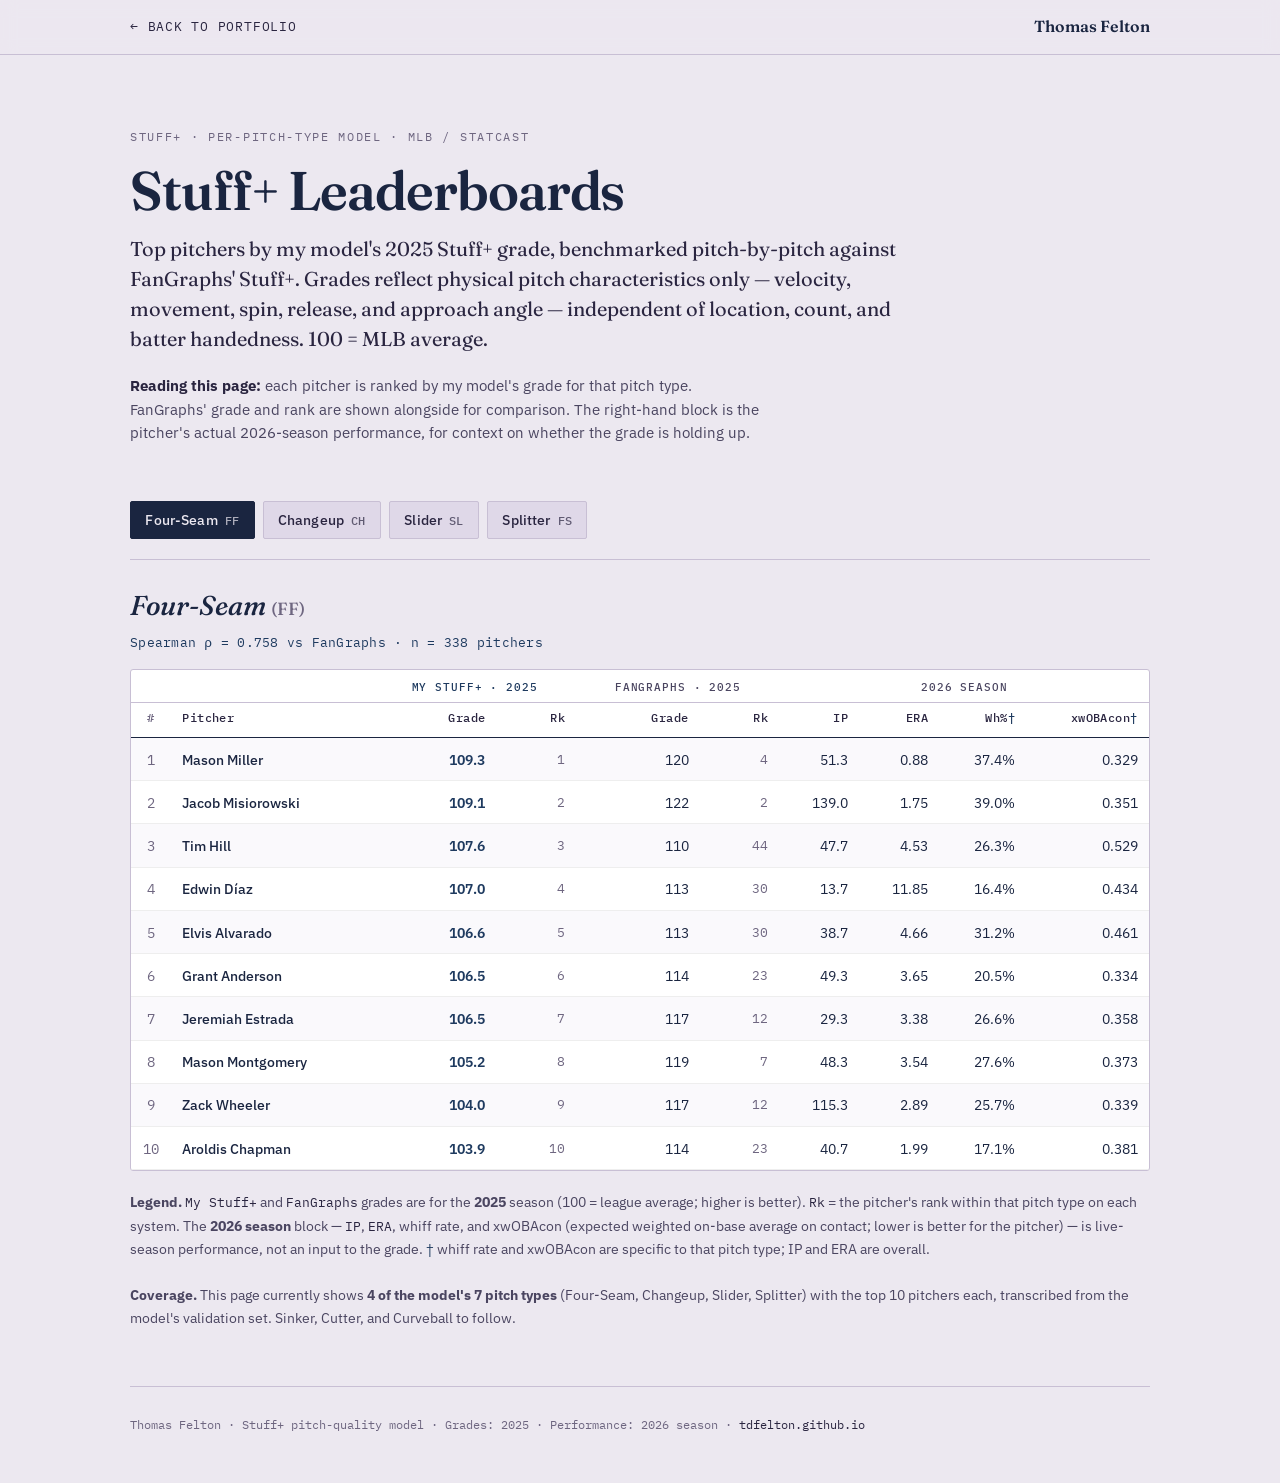
<file: stuffplusleaderboard.html>
<!DOCTYPE html>
<html lang="en">
<head>
  <meta charset="UTF-8" />
  <meta name="viewport" content="width=device-width, initial-scale=1.0" />
  <title>Stuff+ Leaderboards — Thomas Felton</title>
  <meta name="description" content="Per-pitch-type Stuff+ leaderboards from Thomas Felton's MLB pitch-quality model, benchmarked against FanGraphs Stuff+ (2025)." />
  <link rel="icon" type="image/svg+xml" href="data:image/svg+xml,%3Csvg xmlns='http://www.w3.org/2000/svg' viewBox='0 0 64 64'%3E%3Crect width='64' height='64' fill='%23f5f1ea'/%3E%3Ctext x='32' y='44' font-family='Georgia,serif' font-size='40' font-weight='700' text-anchor='middle' fill='%23121212'%3ETF%3C/text%3E%3C/svg%3E" />
  <link rel="preconnect" href="https://fonts.googleapis.com" />
  <link rel="preconnect" href="https://fonts.gstatic.com" crossorigin />
  <link href="https://fonts.googleapis.com/css2?family=Fraunces:opsz,wght@9..144,400;9..144,500;9..144,600;9..144,700&family=IBM+Plex+Sans:wght@300;400;500;600&family=IBM+Plex+Mono:wght@400;500&display=swap" rel="stylesheet" />
  <style>
  :root {
    --paper:#ece8f0; --paper-deep:#dfd8e8; --ink:#1a2540; --ink-soft:#2a2540;
    --ink-mid:#4a4560; --ink-muted:#6e6680; --rule:#c8bfd4; --accent:#1e3a5f;
    --accent-light:#9bb8e0; --link:#5b4a7a; --link-hover:#3d3055;
    --font-display:"Fraunces","Times New Roman",Georgia,serif;
    --font-body:"IBM Plex Sans",-apple-system,BlinkMacSystemFont,"Segoe UI",Roboto,sans-serif;
    --font-mono:"IBM Plex Mono",ui-monospace,"SF Mono",Menlo,Consolas,monospace;
    --container:1100px;
  }
  *,*::before,*::after { box-sizing:border-box; }
  html { -webkit-text-size-adjust:100%; }
  body { margin:0; font-family:var(--font-body); font-size:16px; line-height:1.6;
    color:var(--ink); background:var(--paper); -webkit-font-smoothing:antialiased; }
  a { color:var(--link); text-decoration:none; border-bottom:1px solid transparent; transition:color .15s,border-color .15s; }
  a:hover { color:var(--link-hover); border-bottom-color:currentColor; }
  .wrap { max-width:var(--container); margin:0 auto; padding:0 clamp(1.25rem,4vw,2.5rem); }
  .lb-top { border-bottom:1px solid var(--rule); background:rgba(236,232,240,.92); position:sticky; top:0; z-index:20; backdrop-filter:saturate(140%) blur(8px); }
  .lb-top .wrap { display:flex; align-items:center; justify-content:space-between; padding-top:.9rem; padding-bottom:.9rem; gap:1rem; }
  .lb-back { font-family:var(--font-mono); font-size:.8rem; letter-spacing:.06em; text-transform:uppercase; color:var(--ink-soft); border-bottom:0; }
  .lb-back:hover { color:var(--ink); }
  .lb-brand { font-family:var(--font-display); font-weight:600; font-size:1rem; color:var(--ink); }
  header.lb-hero { padding:clamp(2.5rem,6vw,4.5rem) 0 1.5rem; }
  .lb-eyebrow { font-family:var(--font-mono); font-size:.75rem; letter-spacing:.14em; text-transform:uppercase; color:var(--ink-muted); margin:0 0 1rem; }
  h1.lb-title { font-family:var(--font-display); font-weight:600; font-size:clamp(2.2rem,5vw,3.4rem); line-height:1.02; letter-spacing:-.02em; margin:0 0 1rem; }
  .lb-lede { font-family:var(--font-display); font-size:clamp(1.05rem,1.6vw,1.25rem); color:var(--ink-soft); max-width:60ch; margin:0 0 1.25rem; line-height:1.5; }
  .lb-note { font-size:.92rem; color:var(--ink-mid); max-width:70ch; margin:.75rem 0 0; }
  .lb-note strong { color:var(--ink-soft); }
  .lb-tabs { display:flex; flex-wrap:wrap; gap:.5rem; margin:2rem 0 1.5rem; border-bottom:1px solid var(--rule); padding-bottom:1.25rem; }
  .lb-tab { font-family:var(--font-body); font-size:.9rem; font-weight:500; color:var(--ink-soft); background:var(--paper-deep);
    border:1px solid var(--rule); border-radius:2px; padding:.55rem .9rem; cursor:pointer; transition:all .15s; letter-spacing:.01em; }
  .lb-tab:hover { border-color:var(--accent); color:var(--ink); }
  .lb-tab.is-active { background:var(--ink); color:var(--paper); border-color:var(--ink); }
  .lb-tab-abbr { font-family:var(--font-mono); font-size:.72rem; opacity:.7; margin-left:.25rem; }
  .lb-panel-head { margin:0 0 1rem; }
  .lb-panel-head h2 { font-family:var(--font-display); font-style:italic; font-weight:500; font-size:1.7rem; margin:0 0 .25rem; color:var(--ink); }
  .lb-abbr { font-style:normal; color:var(--ink-muted); font-size:1.1rem; }
  .lb-corr { font-family:var(--font-mono); font-size:.82rem; color:var(--accent); margin:0; letter-spacing:.02em; }
  .lb-scroll { overflow-x:auto; border:1px solid var(--rule); border-radius:3px; background:#fff; }
  .lb-table { width:100%; border-collapse:collapse; font-size:.9rem; min-width:640px; }
  .lb-table th, .lb-table td { padding:.6rem .7rem; text-align:right; white-space:nowrap; }
  .lb-table th.c-name, .lb-table td.c-name { text-align:left; }
  .lb-table th.c-rk, .lb-table td.c-rk { text-align:center; color:var(--ink-muted); font-family:var(--font-mono); width:2.5rem; }
  .lb-grp th { font-family:var(--font-mono); font-size:.68rem; letter-spacing:.08em; text-transform:uppercase; font-weight:500;
    color:var(--ink-muted); padding-bottom:.3rem; border-bottom:1px solid var(--rule); text-align:center; }
  .lb-grp .grp-mine { color:var(--accent); }
  .lb-grp .grp-fg { color:var(--ink-mid); }
  .lb-grp .grp-perf { color:var(--ink-mid); }
  .lb-sub th { font-family:var(--font-mono); font-size:.72rem; letter-spacing:.04em; color:var(--ink-soft); font-weight:500;
    border-bottom:1.5px solid var(--ink); padding-top:.4rem; }
  .lb-table tbody tr { border-bottom:1px solid #eee; }
  .lb-table tbody tr:nth-child(odd) { background:#faf9fc; }
  .lb-table tbody tr:hover { background:var(--paper-deep); }
  .c-name { font-weight:500; color:var(--ink); }
  .c-our { font-weight:600; color:var(--accent); font-variant-numeric:tabular-nums; }
  .c-fg { font-variant-numeric:tabular-nums; }
  .c-sub { color:var(--ink-muted); font-size:.82rem; font-family:var(--font-mono); }
  .lb-table td { font-variant-numeric:tabular-nums; }
  .dag { color:var(--accent); }
  .lb-legend { margin:1.25rem 0 0; font-size:.85rem; color:var(--ink-mid); line-height:1.7; }
  .lb-legend code { font-family:var(--font-mono); font-size:.82rem; color:var(--ink-soft); }
  footer.lb-foot { margin-top:3.5rem; border-top:1px solid var(--rule); padding:1.75rem 0 3rem; font-family:var(--font-mono); font-size:.78rem; color:var(--ink-muted); }
  footer.lb-foot a { color:var(--ink-soft); }
  @media (max-width:640px) {
    .lb-title { font-size:2rem; }
    .lb-brand { display:none; }
  }
  @media (prefers-reduced-motion:reduce) { * { transition:none !important; } }
  </style>
</head>
<body>
  <div class="lb-top">
    <div class="wrap">
      <a class="lb-back" href="index.html">← Back to portfolio</a>
      <span class="lb-brand">Thomas Felton</span>
    </div>
  </div>

  <div class="wrap">
    <header class="lb-hero">
      <p class="lb-eyebrow">Stuff+ · Per-pitch-type model · MLB / Statcast</p>
      <h1 class="lb-title">Stuff+ Leaderboards</h1>
      <p class="lb-lede">Top pitchers by my model's 2025 Stuff+ grade, benchmarked pitch-by-pitch against
      FanGraphs' Stuff+. Grades reflect physical pitch characteristics only — velocity, movement, spin,
      release, and approach angle — independent of location, count, and batter handedness. 100 = MLB average.</p>
      <p class="lb-note"><strong>Reading this page:</strong> each pitcher is ranked by my model's grade for that
      pitch type. FanGraphs' grade and rank are shown alongside for comparison. The right-hand block is the pitcher's
      actual 2026-season performance, for context on whether the grade is holding up.</p>
    </header>

    <div class="lb-tabs" role="tablist" aria-label="Pitch type">
        <button class="lb-tab is-active" role="tab" aria-selected="true" aria-controls="panel-FF" id="tab-FF" data-target="panel-FF">Four-Seam <span class="lb-tab-abbr">FF</span></button>
        <button class="lb-tab" role="tab" aria-selected="false" aria-controls="panel-CH" id="tab-CH" data-target="panel-CH">Changeup <span class="lb-tab-abbr">CH</span></button>
        <button class="lb-tab" role="tab" aria-selected="false" aria-controls="panel-SL" id="tab-SL" data-target="panel-SL">Slider <span class="lb-tab-abbr">SL</span></button>
        <button class="lb-tab" role="tab" aria-selected="false" aria-controls="panel-FS" id="tab-FS" data-target="panel-FS">Splitter <span class="lb-tab-abbr">FS</span></button>
    </div>

<section class="lb-panel" id="panel-FF" role="tabpanel" aria-labelledby="tab-FF">
      <div class="lb-panel-head">
        <h2>Four-Seam <span class="lb-abbr">(FF)</span></h2>
        <p class="lb-corr">Spearman ρ = 0.758 vs FanGraphs · n = 338 pitchers</p>
      </div>
      <div class="lb-scroll">
      <table class="lb-table">
        <thead>
          <tr class="lb-grp">
            <th></th><th></th>
            <th colspan="2" class="grp-mine">My Stuff+ · 2025</th>
            <th colspan="2" class="grp-fg">FanGraphs · 2025</th>
            <th colspan="4" class="grp-perf">2026 season</th>
          </tr>
          <tr class="lb-sub">
            <th class="c-rk">#</th><th class="c-name">Pitcher</th>
            <th>Grade</th><th class="c-sub">Rk</th>
            <th>Grade</th><th class="c-sub">Rk</th>
            <th>IP</th><th>ERA</th><th>Wh%<span class="dag">†</span></th><th>xwOBAcon<span class="dag">†</span></th>
          </tr>
        </thead>
        <tbody>
<tr><td class="c-rk">1</td><td class="c-name">Mason Miller</td><td class="c-our">109.3</td><td class="c-sub">1</td><td class="c-fg">120</td><td class="c-sub">4</td><td>51.3</td><td>0.88</td><td>37.4%</td><td>0.329</td></tr>
<tr><td class="c-rk">2</td><td class="c-name">Jacob Misiorowski</td><td class="c-our">109.1</td><td class="c-sub">2</td><td class="c-fg">122</td><td class="c-sub">2</td><td>139.0</td><td>1.75</td><td>39.0%</td><td>0.351</td></tr>
<tr><td class="c-rk">3</td><td class="c-name">Tim Hill</td><td class="c-our">107.6</td><td class="c-sub">3</td><td class="c-fg">110</td><td class="c-sub">44</td><td>47.7</td><td>4.53</td><td>26.3%</td><td>0.529</td></tr>
<tr><td class="c-rk">4</td><td class="c-name">Edwin Díaz</td><td class="c-our">107.0</td><td class="c-sub">4</td><td class="c-fg">113</td><td class="c-sub">30</td><td>13.7</td><td>11.85</td><td>16.4%</td><td>0.434</td></tr>
<tr><td class="c-rk">5</td><td class="c-name">Elvis Alvarado</td><td class="c-our">106.6</td><td class="c-sub">5</td><td class="c-fg">113</td><td class="c-sub">30</td><td>38.7</td><td>4.66</td><td>31.2%</td><td>0.461</td></tr>
<tr><td class="c-rk">6</td><td class="c-name">Grant Anderson</td><td class="c-our">106.5</td><td class="c-sub">6</td><td class="c-fg">114</td><td class="c-sub">23</td><td>49.3</td><td>3.65</td><td>20.5%</td><td>0.334</td></tr>
<tr><td class="c-rk">7</td><td class="c-name">Jeremiah Estrada</td><td class="c-our">106.5</td><td class="c-sub">7</td><td class="c-fg">117</td><td class="c-sub">12</td><td>29.3</td><td>3.38</td><td>26.6%</td><td>0.358</td></tr>
<tr><td class="c-rk">8</td><td class="c-name">Mason Montgomery</td><td class="c-our">105.2</td><td class="c-sub">8</td><td class="c-fg">119</td><td class="c-sub">7</td><td>48.3</td><td>3.54</td><td>27.6%</td><td>0.373</td></tr>
<tr><td class="c-rk">9</td><td class="c-name">Zack Wheeler</td><td class="c-our">104.0</td><td class="c-sub">9</td><td class="c-fg">117</td><td class="c-sub">12</td><td>115.3</td><td>2.89</td><td>25.7%</td><td>0.339</td></tr>
<tr><td class="c-rk">10</td><td class="c-name">Aroldis Chapman</td><td class="c-our">103.9</td><td class="c-sub">10</td><td class="c-fg">114</td><td class="c-sub">23</td><td>40.7</td><td>1.99</td><td>17.1%</td><td>0.381</td></tr>
        </tbody>
      </table>
      </div>
    </section>
<section class="lb-panel" id="panel-CH" role="tabpanel" aria-labelledby="tab-CH" hidden>
      <div class="lb-panel-head">
        <h2>Changeup <span class="lb-abbr">(CH)</span></h2>
        <p class="lb-corr">Spearman ρ = 0.660 vs FanGraphs · n = 167 pitchers</p>
      </div>
      <div class="lb-scroll">
      <table class="lb-table">
        <thead>
          <tr class="lb-grp">
            <th></th><th></th>
            <th colspan="2" class="grp-mine">My Stuff+ · 2025</th>
            <th colspan="2" class="grp-fg">FanGraphs · 2025</th>
            <th colspan="4" class="grp-perf">2026 season</th>
          </tr>
          <tr class="lb-sub">
            <th class="c-rk">#</th><th class="c-name">Pitcher</th>
            <th>Grade</th><th class="c-sub">Rk</th>
            <th>Grade</th><th class="c-sub">Rk</th>
            <th>IP</th><th>ERA</th><th>Wh%<span class="dag">†</span></th><th>xwOBAcon<span class="dag">†</span></th>
          </tr>
        </thead>
        <tbody>
<tr><td class="c-rk">1</td><td class="c-name">Devin Williams</td><td class="c-our">120.5</td><td class="c-sub">1</td><td class="c-fg">124</td><td class="c-sub">5</td><td>38.7</td><td>4.66</td><td>38.2%</td><td>0.339</td></tr>
<tr><td class="c-rk">2</td><td class="c-name">Cristopher Sánchez</td><td class="c-our">120.0</td><td class="c-sub">2</td><td class="c-fg">129</td><td class="c-sub">3</td><td>161.7</td><td>2.51</td><td>45.7%</td><td>0.282</td></tr>
<tr><td class="c-rk">3</td><td class="c-name">Blake Snell</td><td class="c-our">119.5</td><td class="c-sub">3</td><td class="c-fg">106</td><td class="c-sub">28</td><td>15.0</td><td>3.60</td><td>36.8%</td><td>0.400</td></tr>
<tr><td class="c-rk">4</td><td class="c-name">Griffin Jax</td><td class="c-our">117.8</td><td class="c-sub">4</td><td class="c-fg">119</td><td class="c-sub">8</td><td>91.7</td><td>3.63</td><td>39.8%</td><td>0.390</td></tr>
<tr><td class="c-rk">5</td><td class="c-name">Cole Ragans</td><td class="c-our">117.7</td><td class="c-sub">5</td><td class="c-fg">112</td><td class="c-sub">13</td><td>35.3</td><td>4.84</td><td>40.4%</td><td>0.457</td></tr>
<tr><td class="c-rk">6</td><td class="c-name">Hogan Harris</td><td class="c-our">117.0</td><td class="c-sub">6</td><td class="c-fg">108</td><td class="c-sub">18</td><td>54.0</td><td>3.50</td><td>28.6%</td><td>0.313</td></tr>
<tr><td class="c-rk">7</td><td class="c-name">Jacob deGrom</td><td class="c-our">116.9</td><td class="c-sub">7</td><td class="c-fg">107</td><td class="c-sub">22</td><td>120.7</td><td>3.95</td><td>41.9%</td><td>0.356</td></tr>
<tr><td class="c-rk">8</td><td class="c-name">MacKenzie Gore</td><td class="c-our">116.6</td><td class="c-sub">8</td><td class="c-fg">91</td><td class="c-sub">88</td><td>139.7</td><td>4.45</td><td>42.9%</td><td>0.363</td></tr>
<tr><td class="c-rk">9</td><td class="c-name">Brent Suter</td><td class="c-our">116.1</td><td class="c-sub">9</td><td class="c-fg">107</td><td class="c-sub">22</td><td>71.3</td><td>3.91</td><td>32.3%</td><td>0.319</td></tr>
<tr><td class="c-rk">10</td><td class="c-name">Tanner Bibee</td><td class="c-our">116.0</td><td class="c-sub">10</td><td class="c-fg">122</td><td class="c-sub">6</td><td>150.3</td><td>4.01</td><td>33.7%</td><td>0.293</td></tr>
        </tbody>
      </table>
      </div>
    </section>
<section class="lb-panel" id="panel-SL" role="tabpanel" aria-labelledby="tab-SL" hidden>
      <div class="lb-panel-head">
        <h2>Slider <span class="lb-abbr">(SL)</span></h2>
        <p class="lb-corr">Spearman ρ = 0.649 vs FanGraphs · n = 317 pitchers</p>
      </div>
      <div class="lb-scroll">
      <table class="lb-table">
        <thead>
          <tr class="lb-grp">
            <th></th><th></th>
            <th colspan="2" class="grp-mine">My Stuff+ · 2025</th>
            <th colspan="2" class="grp-fg">FanGraphs · 2025</th>
            <th colspan="4" class="grp-perf">2026 season</th>
          </tr>
          <tr class="lb-sub">
            <th class="c-rk">#</th><th class="c-name">Pitcher</th>
            <th>Grade</th><th class="c-sub">Rk</th>
            <th>Grade</th><th class="c-sub">Rk</th>
            <th>IP</th><th>ERA</th><th>Wh%<span class="dag">†</span></th><th>xwOBAcon<span class="dag">†</span></th>
          </tr>
        </thead>
        <tbody>
<tr><td class="c-rk">1</td><td class="c-name">Ryan Yarbrough</td><td class="c-our">125.8</td><td class="c-sub">1</td><td class="c-fg">120</td><td class="c-sub">52</td><td>45.3</td><td>3.57</td><td>38.2%</td><td>0.127</td></tr>
<tr><td class="c-rk">2</td><td class="c-name">Aroldis Chapman</td><td class="c-our">123.9</td><td class="c-sub">2</td><td class="c-fg">143</td><td class="c-sub">2</td><td>40.7</td><td>1.99</td><td>40.0%</td><td>0.244</td></tr>
<tr><td class="c-rk">3</td><td class="c-name">Mason Miller</td><td class="c-our">123.2</td><td class="c-sub">3</td><td class="c-fg">137</td><td class="c-sub">5</td><td>51.3</td><td>0.88</td><td>53.8%</td><td>0.233</td></tr>
<tr><td class="c-rk">4</td><td class="c-name">Josh Hader</td><td class="c-our">122.0</td><td class="c-sub">4</td><td class="c-fg">126</td><td class="c-sub">28</td><td>30.0</td><td>0.90</td><td>48.4%</td><td>0.296</td></tr>
<tr><td class="c-rk">5</td><td class="c-name">Shawn Armstrong</td><td class="c-our">121.8</td><td class="c-sub">5</td><td class="c-fg">120</td><td class="c-sub">52</td><td>33.0</td><td>4.91</td><td>28.1%</td><td>0.180</td></tr>
<tr><td class="c-rk">6</td><td class="c-name">Graham Ashcraft</td><td class="c-our">121.2</td><td class="c-sub">6</td><td class="c-fg">141</td><td class="c-sub">4</td><td>27.0</td><td>3.33</td><td>42.6%</td><td>0.325</td></tr>
<tr><td class="c-rk">7</td><td class="c-name">Chase Burns</td><td class="c-our">120.7</td><td class="c-sub">7</td><td class="c-fg">126</td><td class="c-sub">28</td><td>131.0</td><td>2.47</td><td>50.1%</td><td>0.348</td></tr>
<tr><td class="c-rk">8</td><td class="c-name">Blake Snell</td><td class="c-our">120.7</td><td class="c-sub">8</td><td class="c-fg">98</td><td class="c-sub">237</td><td>15.0</td><td>3.60</td><td>50.0%</td><td>0.553</td></tr>
<tr><td class="c-rk">9</td><td class="c-name">Tyler Rogers</td><td class="c-our">120.4</td><td class="c-sub">9</td><td class="c-fg">132</td><td class="c-sub">8</td><td>57.3</td><td>1.57</td><td>20.7%</td><td>0.239</td></tr>
<tr><td class="c-rk">10</td><td class="c-name">Trevor Rogers</td><td class="c-our">120.1</td><td class="c-sub">10</td><td class="c-fg">110</td><td class="c-sub">126</td><td>125.7</td><td>4.15</td><td>29.8%</td><td>0.295</td></tr>
        </tbody>
      </table>
      </div>
    </section>
<section class="lb-panel" id="panel-FS" role="tabpanel" aria-labelledby="tab-FS" hidden>
      <div class="lb-panel-head">
        <h2>Splitter <span class="lb-abbr">(FS)</span></h2>
        <p class="lb-corr">Spearman ρ = 0.572 vs FanGraphs · n = 50 pitchers</p>
      </div>
      <div class="lb-scroll">
      <table class="lb-table">
        <thead>
          <tr class="lb-grp">
            <th></th><th></th>
            <th colspan="2" class="grp-mine">My Stuff+ · 2025</th>
            <th colspan="2" class="grp-fg">FanGraphs · 2025</th>
            <th colspan="4" class="grp-perf">2026 season</th>
          </tr>
          <tr class="lb-sub">
            <th class="c-rk">#</th><th class="c-name">Pitcher</th>
            <th>Grade</th><th class="c-sub">Rk</th>
            <th>Grade</th><th class="c-sub">Rk</th>
            <th>IP</th><th>ERA</th><th>Wh%<span class="dag">†</span></th><th>xwOBAcon<span class="dag">†</span></th>
          </tr>
        </thead>
        <tbody>
<tr><td class="c-rk">1</td><td class="c-name">Jeremiah Estrada</td><td class="c-our">123.9</td><td class="c-sub">1</td><td class="c-fg">147</td><td class="c-sub">1</td><td>29.3</td><td>3.38</td><td>45.7%</td><td>0.364</td></tr>
<tr><td class="c-rk">2</td><td class="c-name">Aroldis Chapman</td><td class="c-our">120.1</td><td class="c-sub">2</td><td class="c-fg">134</td><td class="c-sub">3</td><td>40.7</td><td>1.99</td><td>34.8%</td><td>0.301</td></tr>
<tr><td class="c-rk">3</td><td class="c-name">Seranthony Domínguez</td><td class="c-our">119.1</td><td class="c-sub">3</td><td class="c-fg">115</td><td class="c-sub">7</td><td>43.0</td><td>4.60</td><td>57.5%</td><td>0.505</td></tr>
<tr><td class="c-rk">4</td><td class="c-name">Roki Sasaki</td><td class="c-our">118.7</td><td class="c-sub">4</td><td class="c-fg">101</td><td class="c-sub">29</td><td>111.0</td><td>4.46</td><td>34.3%</td><td>0.324</td></tr>
<tr><td class="c-rk">5</td><td class="c-name">Yoshinobu Yamamoto</td><td class="c-our">118.6</td><td class="c-sub">5</td><td class="c-fg">107</td><td class="c-sub">17</td><td>145.3</td><td>2.60</td><td>30.8%</td><td>0.268</td></tr>
<tr><td class="c-rk">6</td><td class="c-name">Joe Ryan</td><td class="c-our">117.7</td><td class="c-sub">6</td><td class="c-fg">92</td><td class="c-sub">42</td><td>125.7</td><td>3.65</td><td>21.8%</td><td>0.321</td></tr>
<tr><td class="c-rk">7</td><td class="c-name">Logan Gilbert</td><td class="c-our">117.3</td><td class="c-sub">7</td><td class="c-fg">136</td><td class="c-sub">2</td><td>145.3</td><td>3.28</td><td>40.1%</td><td>0.316</td></tr>
<tr><td class="c-rk">8</td><td class="c-name">Yuki Matsui</td><td class="c-our">117.1</td><td class="c-sub">8</td><td class="c-fg">113</td><td class="c-sub">11</td><td>48.0</td><td>2.25</td><td>47.8%</td><td>0.307</td></tr>
<tr><td class="c-rk">9</td><td class="c-name">Cade Smith</td><td class="c-our">116.9</td><td class="c-sub">9</td><td class="c-fg">114</td><td class="c-sub">9</td><td>55.0</td><td>2.29</td><td>42.7%</td><td>0.280</td></tr>
<tr><td class="c-rk">10</td><td class="c-name">Zack Wheeler</td><td class="c-our">116.3</td><td class="c-sub">10</td><td class="c-fg">94</td><td class="c-sub">38</td><td>115.3</td><td>2.89</td><td>45.2%</td><td>0.336</td></tr>
        </tbody>
      </table>
      </div>
    </section>

    <p class="lb-legend">
      <strong>Legend.</strong>
      <code>My Stuff+</code> and <code>FanGraphs</code> grades are for the <strong>2025</strong> season (100 = league average; higher is better).
      <code>Rk</code> = the pitcher's rank within that pitch type on each system.
      The <strong>2026 season</strong> block — <code>IP</code>, <code>ERA</code>, whiff rate, and xwOBAcon (expected weighted on-base average on contact; lower is better for the pitcher) — is live-season performance, not an input to the grade.
      <span class="dag">†</span> whiff rate and xwOBAcon are specific to that pitch type; IP and ERA are overall.
      <br><br>
      <strong>Coverage.</strong> This page currently shows <strong>4 of the model's 7 pitch types</strong> (Four-Seam, Changeup, Slider, Splitter) with the top 10 pitchers each, transcribed from the model's validation set. Sinker, Cutter, and Curveball to follow.
    </p>

    <footer class="lb-foot">
      <div>Thomas Felton · Stuff+ pitch-quality model · Grades: 2025 · Performance: 2026 season · <a href="index.html">tdfelton.github.io</a></div>
    </footer>
  </div>

  <script>
    (function () {
      var tabs = Array.prototype.slice.call(document.querySelectorAll('.lb-tab'));
      var panels = Array.prototype.slice.call(document.querySelectorAll('.lb-panel'));
      tabs.forEach(function (tab) {
        tab.addEventListener('click', function () {
          tabs.forEach(function (t) { t.classList.remove('is-active'); t.setAttribute('aria-selected','false'); });
          panels.forEach(function (p) { p.hidden = true; });
          tab.classList.add('is-active'); tab.setAttribute('aria-selected','true');
          var target = document.getElementById(tab.getAttribute('data-target'));
          if (target) target.hidden = false;
        });
      });
    })();
  </script>
</body>
</html>
</file>
<file: styles.css>
/* =============================================================
   Thomas Felton — Portfolio
   Editorial / sports-journalism / restrained-modern aesthetic
   ============================================================= */

/* ---------- Tokens ---------- */
:root {
  --paper: #ece8f0;          /* light lavender — tinted paper */
  --paper-deep: #dfd8e8;     /* slightly deeper lavender */
  --ink: #1a2540;            /* deep navy panels */
  --ink-soft: #2a2540;       /* prose / strong text */
  --ink-mid: #4a4560;        /* secondary text */
  --ink-muted: #6e6680;      /* metadata / muted */
  --rule: #c8bfd4;           /* lavender borders */
  --accent: #1e3a5f;         /* deep navy — editorial accent on light bg */
  --accent-deep: #14283f;
  --accent-light: #9bb8e0;   /* sky-tinted navy — for use on dark navy panels */
  --link: #5b4a7a;           /* muted violet */
  --link-hover: #3d3055;

  --font-display: "Fraunces", "Times New Roman", Georgia, serif;
  --font-body: "IBM Plex Sans", -apple-system, BlinkMacSystemFont, "Segoe UI", Roboto, sans-serif;
  --font-mono: "IBM Plex Mono", ui-monospace, "SF Mono", Menlo, Consolas, monospace;

  --container: 1180px;
  --gutter: clamp(1.25rem, 4vw, 2.5rem);
  --section-pad: clamp(4rem, 8vw, 7rem);
}

/* ---------- Reset / base ---------- */
*, *::before, *::after { box-sizing: border-box; }

html { scroll-behavior: smooth; -webkit-text-size-adjust: 100%; }

body {
  margin: 0;
  font-family: var(--font-body);
  font-weight: 400;
  font-size: 17px;
  line-height: 1.6;
  color: var(--ink);
  background: var(--paper);
  -webkit-font-smoothing: antialiased;
  -moz-osx-font-smoothing: grayscale;
}

img { max-width: 100%; display: block; }

a {
  color: var(--link);
  text-decoration: none;
  border-bottom: 1px solid transparent;
  transition: color .15s ease, border-color .15s ease;
}
a:hover, a:focus-visible {
  color: var(--link-hover);
  border-bottom-color: currentColor;
}
a:focus-visible {
  outline: 2px solid var(--accent);
  outline-offset: 3px;
  border-radius: 2px;
}

::selection { background: var(--accent); color: var(--paper); }

.container {
  max-width: var(--container);
  margin: 0 auto;
  padding-left: var(--gutter);
  padding-right: var(--gutter);
}

/* Skip link */
.skip-link {
  position: absolute;
  left: -9999px;
  top: 0;
  background: var(--ink);
  color: var(--paper);
  padding: .6rem 1rem;
  z-index: 100;
}
.skip-link:focus { left: 0; }

/* ---------- Header ---------- */
.site-header {
  position: sticky;
  top: 0;
  z-index: 50;
  background: rgba(236, 232, 240, 0.92);
  backdrop-filter: saturate(140%) blur(8px);
  -webkit-backdrop-filter: saturate(140%) blur(8px);
  border-bottom: 1px solid var(--rule);
}
.header-row {
  display: flex;
  align-items: center;
  justify-content: space-between;
  padding-top: .9rem;
  padding-bottom: .9rem;
  gap: 1.5rem;
}
.brand {
  display: inline-flex;
  align-items: center;
  gap: .65rem;
  border-bottom: 0;
  color: var(--ink);
}
.brand:hover { color: var(--ink); }
.brand-mark {
  font-family: var(--font-display);
  font-weight: 700;
  font-size: 1.15rem;
  letter-spacing: .02em;
  padding: .15rem .5rem;
  border: 1.5px solid var(--ink);
  border-radius: 2px;
}
.brand-name {
  font-family: var(--font-display);
  font-weight: 500;
  font-size: 1.05rem;
  letter-spacing: .005em;
}
.site-nav {
  display: flex;
  gap: 1.5rem;
  flex-wrap: wrap;
}
.site-nav a {
  font-size: .85rem;
  letter-spacing: .08em;
  text-transform: uppercase;
  color: var(--ink-soft);
  border-bottom: 0;
  position: relative;
  padding: .2rem 0;
}
.site-nav a::after {
  content: "";
  position: absolute;
  left: 0; right: 0; bottom: -2px;
  height: 1.5px;
  background: var(--accent);
  transform: scaleX(0);
  transform-origin: left;
  transition: transform .25s ease;
}
.site-nav a:hover,
.site-nav a:focus-visible {
  color: var(--ink);
}
.site-nav a:hover::after,
.site-nav a:focus-visible::after {
  transform: scaleX(1);
}

@media (max-width: 720px) {
  .brand-name { display: none; }
  .site-nav { gap: 1rem; }
  .site-nav a { font-size: .75rem; letter-spacing: .06em; }
}

/* ---------- Hero ---------- */
.hero {
  padding-top: clamp(3.5rem, 7vw, 6rem);
  padding-bottom: clamp(3.5rem, 7vw, 6rem);
  position: relative;
  overflow: hidden;
}
.hero::before {
  /* subtle paper grain */
  content: "";
  position: absolute;
  inset: 0;
  pointer-events: none;
  opacity: .35;
  background-image: radial-gradient(rgba(0,0,0,.04) 1px, transparent 1px);
  background-size: 3px 3px;
}
.hero-grid {
  display: grid;
  grid-template-columns: 1.55fr 1fr;
  gap: clamp(2rem, 5vw, 4rem);
  align-items: start;
  position: relative;
}
@media (max-width: 880px) {
  .hero-grid { grid-template-columns: 1fr; align-items: start; }
  .hero-card { max-width: 380px; margin: 0 auto; }
}

.eyebrow {
  font-family: var(--font-mono);
  font-size: .78rem;
  letter-spacing: .14em;
  text-transform: uppercase;
  color: var(--ink-muted);
  margin: 0 0 1.25rem;
}

.display {
  font-family: var(--font-display);
  font-weight: 600;
  font-size: clamp(3.2rem, 9vw, 6.5rem);
  line-height: .98;
  letter-spacing: -0.025em;
  margin: 0 0 1.5rem;
  font-variation-settings: "opsz" 120;
}
.display .accent {
  font-style: italic;
  font-weight: 500;
  color: var(--accent);
}

.lede {
  font-family: var(--font-display);
  font-weight: 400;
  font-size: clamp(1.15rem, 1.8vw, 1.45rem);
  line-height: 1.45;
  color: var(--ink-soft);
  max-width: 36ch;
  margin: 0 0 1.5rem;
}
.lede em {
  font-style: italic;
  color: var(--accent);
}

.hero-meta {
  font-family: var(--font-mono);
  font-size: .82rem;
  color: var(--ink-muted);
  letter-spacing: .02em;
  display: flex;
  flex-wrap: wrap;
  gap: .5rem .75rem;
  margin-bottom: 2rem;
}
.dot { color: var(--rule); }

.hero-cta {
  display: flex;
  gap: .75rem;
  flex-wrap: wrap;
}

.btn {
  display: inline-block;
  font-family: var(--font-body);
  font-size: .9rem;
  font-weight: 500;
  letter-spacing: .04em;
  text-transform: uppercase;
  padding: .85rem 1.4rem;
  border-radius: 2px;
  border-bottom: 0;
  transition: transform .15s ease, background .15s ease, color .15s ease;
}
.btn-primary {
  background: var(--ink);
  color: var(--paper);
}
.btn-primary:hover, .btn-primary:focus-visible {
  background: var(--accent);
  color: var(--paper);
  transform: translateY(-1px);
}
.btn-ghost {
  background: transparent;
  color: var(--ink);
  border: 1.5px solid var(--ink);
}
.btn-ghost:hover, .btn-ghost:focus-visible {
  background: var(--ink);
  color: var(--paper);
  transform: translateY(-1px);
}

/* Hero card / sidebar */
.hero-card {
  border: 1px solid var(--rule);
  background: var(--paper-deep);
  padding: 1.5rem;
  position: relative;
}
.hero-card::before {
  content: "";
  position: absolute;
  top: -1px; left: -1px;
  width: 32px; height: 32px;
  border-top: 2px solid var(--accent);
  border-left: 2px solid var(--accent);
}
.photo-placeholder {
  aspect-ratio: 4 / 5;
  background:
    linear-gradient(135deg, rgba(0,0,0,.06) 25%, transparent 25%) 0 0/12px 12px,
    linear-gradient(225deg, rgba(0,0,0,.06) 25%, transparent 25%) 0 0/12px 12px,
    var(--paper);
  border: 1px dashed var(--ink-muted);
  display: flex;
  align-items: center;
  justify-content: center;
  margin-bottom: 1.25rem;
}
.photo-placeholder span {
  font-family: var(--font-mono);
  font-size: .75rem;
  letter-spacing: .15em;
  text-transform: uppercase;
  color: var(--ink-muted);
}
.photo {
  display: block;
  width: 100%;
  aspect-ratio: 4 / 5;
  object-fit: cover;
  object-position: center 22%;
  margin-bottom: 1.25rem;
  border: 1px solid var(--ink-soft);
  filter: saturate(.95);
}

.quick-facts {
  margin: 0;
  display: grid;
  gap: .8rem;
}
.quick-facts > div {
  display: grid;
  grid-template-columns: 100px 1fr;
  gap: .75rem;
  font-size: .9rem;
  padding-bottom: .8rem;
  border-bottom: 1px solid var(--rule);
}
.quick-facts > div:last-child { border-bottom: 0; padding-bottom: 0; }
.quick-facts dt {
  font-family: var(--font-mono);
  font-size: .72rem;
  letter-spacing: .12em;
  text-transform: uppercase;
  color: var(--ink-muted);
  align-self: center;
}
.quick-facts dd {
  margin: 0;
  color: var(--ink-soft);
  font-weight: 500;
}

/* ---------- Sections ---------- */
.section {
  padding-top: var(--section-pad);
  padding-bottom: var(--section-pad);
  position: relative;
}
.section-paper { background: var(--paper); border-top: 1px solid var(--rule); }
.section-ink {
  background: var(--ink);
  color: var(--paper);
  border-top: 1px solid var(--ink);
}
.section-ink .section-title { color: var(--paper); }
.section-ink .prose { color: #d4cde0; }
.section-ink a { color: #b3a7d4; }
.section-ink a:hover { color: var(--paper); }

.two-col {
  display: grid;
  grid-template-columns: 220px 1fr;
  gap: clamp(2rem, 5vw, 4.5rem);
  align-items: start;
}
@media (max-width: 880px) {
  .two-col { grid-template-columns: 1fr; gap: 1.5rem; }
}

.col-label { position: sticky; top: 100px; }
@media (max-width: 880px) { .col-label { position: static; } }

.section-num {
  font-family: var(--font-mono);
  font-size: .8rem;
  letter-spacing: .15em;
  color: var(--accent);
  margin: 0 0 .5rem;
}
.section-title {
  font-family: var(--font-display);
  font-weight: 500;
  font-size: clamp(1.8rem, 3.5vw, 2.6rem);
  letter-spacing: -0.015em;
  line-height: 1.05;
  margin: 0;
  color: var(--ink);
  font-style: italic;
}

/* ---------- Prose ---------- */
.prose {
  font-size: 1.02rem;
  line-height: 1.7;
  color: var(--ink-soft);
  margin: 0 0 1.15rem;
  max-width: 64ch;
}
.prose:last-child { margin-bottom: 0; }
.muted-prose { color: var(--ink-muted); font-size: .95rem; margin-bottom: 2rem; }

/* ---------- Experience entries ---------- */
.entry {
  padding: 1.75rem 0 1.75rem;
  border-bottom: 1px solid rgba(212, 205, 224, 0.25);
}
.section-paper .entry { border-bottom-color: var(--rule); }
.entry:first-child { padding-top: 0; }
.entry:last-child { border-bottom: 0; padding-bottom: 0; }

.entry-head { margin-bottom: 1rem; }
.entry-title {
  font-family: var(--font-display);
  font-weight: 600;
  font-size: 1.4rem;
  letter-spacing: -0.01em;
  margin: 0 0 .25rem;
  color: inherit;
}
.section-ink .entry-title { color: var(--paper); }
.entry-org {
  font-family: var(--font-body);
  font-weight: 500;
  font-size: 1rem;
  margin: 0 0 .15rem;
  color: var(--ink-soft);
}
.section-ink .entry-org { color: #d4cde0; }
.entry-meta {
  font-family: var(--font-mono);
  font-size: .78rem;
  letter-spacing: .08em;
  text-transform: uppercase;
  color: var(--ink-muted);
  margin: 0;
}
.section-ink .entry-meta { color: #9b94ad; }

.entry-bullets {
  list-style: none;
  padding: 0;
  margin: 0;
}
.entry-bullets li {
  position: relative;
  padding-left: 1.5rem;
  margin-bottom: .85rem;
  font-size: 1rem;
  line-height: 1.65;
  color: var(--ink-soft);
  max-width: 64ch;
}
.section-ink .entry-bullets li { color: #d4cde0; }
.entry-bullets li:last-child { margin-bottom: 0; }
.entry-bullets li::before {
  content: "";
  position: absolute;
  left: 0; top: .65rem;
  width: 14px; height: 1.5px;
  background: var(--accent);
}
.section-ink .entry-bullets li::before { background: var(--accent-light); }
.section-ink .section-num { color: var(--accent-light); }

/* ---------- Projects ---------- */
.project {
  padding: 2rem 0;
  border-bottom: 1px solid var(--rule);
}
.project:first-child { padding-top: 0; }
.project:last-child { border-bottom: 0; padding-bottom: 0; }

/* Featured (highlight) project */
.project-featured {
  border: 1px solid var(--rule);
  border-left: 4px solid var(--accent);
  background: var(--paper-deep);
  border-radius: 3px;
  padding: 1.75rem 1.75rem;
  margin-bottom: 1.5rem;
}
.project-featured.project:first-child { padding-top: 1.75rem; }
.badge-featured {
  background: var(--accent);
  color: var(--paper);
}

.project-head {
  display: flex;
  align-items: baseline;
  gap: 1rem;
  flex-wrap: wrap;
  margin-bottom: .5rem;
}
.project-title {
  font-family: var(--font-display);
  font-weight: 600;
  font-size: clamp(1.35rem, 2.4vw, 1.7rem);
  letter-spacing: -0.015em;
  line-height: 1.15;
  margin: 0;
  color: var(--ink);
}
.project-tagline {
  font-family: var(--font-display);
  font-style: italic;
  font-size: 1.1rem;
  color: var(--accent);
  margin: 0 0 1rem;
  line-height: 1.4;
}

.badge {
  display: inline-block;
  font-family: var(--font-mono);
  font-size: .68rem;
  letter-spacing: .12em;
  text-transform: uppercase;
  padding: .25rem .55rem;
  border-radius: 2px;
  flex-shrink: 0;
}
.badge-active {
  background: var(--accent);
  color: var(--paper);
}
.badge-shipped {
  background: transparent;
  color: var(--accent);
  border: 1.5px solid var(--accent);
  padding: calc(.25rem - 1.5px) calc(.55rem - 1.5px);
}

.tag-row {
  list-style: none;
  padding: 0;
  margin: 1rem 0 1rem;
  display: flex;
  flex-wrap: wrap;
  gap: .4rem;
}
.tag-row li {
  font-family: var(--font-mono);
  font-size: .75rem;
  letter-spacing: .04em;
  padding: .3rem .6rem;
  border: 1px solid var(--rule);
  background: var(--paper-deep);
  color: var(--ink-soft);
  border-radius: 2px;
}

.project-links {
  font-family: var(--font-mono);
  font-size: .85rem;
  margin: .5rem 0 0;
  display: flex;
  gap: 1rem;
  flex-wrap: wrap;
  align-items: center;
}
.muted { color: var(--ink-muted); }

/* ---------- Skills ---------- */
.skill-block {
  padding: 1.1rem 0;
  border-bottom: 1px solid rgba(212, 205, 224, 0.18);
  display: grid;
  grid-template-columns: 220px 1fr;
  gap: 1.5rem;
  align-items: baseline;
}
.skill-block:first-child { padding-top: 0; }
.skill-block:last-child { border-bottom: 0; padding-bottom: 0; }

@media (max-width: 680px) {
  .skill-block { grid-template-columns: 1fr; gap: .35rem; }
}

.skill-heading {
  font-family: var(--font-display);
  font-weight: 500;
  font-style: italic;
  font-size: 1.1rem;
  color: var(--paper);
  margin: 0;
}
.skill-list {
  font-size: .98rem;
  line-height: 1.7;
  color: #d4cde0;
  margin: 0;
}

/* ---------- Coursework ---------- */
.course-grid {
  display: grid;
  grid-template-columns: repeat(auto-fill, minmax(220px, 1fr));
  gap: 1rem;
}
.course {
  padding: .9rem 1rem;
  border: 1px solid var(--rule);
  background: var(--paper-deep);
  border-radius: 2px;
  transition: border-color .15s ease, background .15s ease;
}
.course:hover {
  border-color: var(--accent);
  background: var(--paper);
}
.course-code {
  font-family: var(--font-mono);
  font-size: .72rem;
  letter-spacing: .12em;
  text-transform: uppercase;
  color: var(--accent);
  margin: 0 0 .2rem;
}
.course-name {
  font-family: var(--font-display);
  font-weight: 500;
  font-size: 1rem;
  line-height: 1.25;
  color: var(--ink);
  margin: 0;
}
.inprog {
  font-family: var(--font-mono);
  font-size: .7rem;
  letter-spacing: .08em;
  color: var(--ink-muted);
  text-transform: uppercase;
  font-weight: 400;
}

/* ---------- Contact ---------- */
.contact-list {
  list-style: none;
  padding: 0;
  margin: 1.5rem 0 0;
  display: grid;
  gap: .85rem;
  max-width: 480px;
}
.contact-list li {
  display: grid;
  grid-template-columns: 110px 1fr;
  gap: 1rem;
  padding-bottom: .85rem;
  border-bottom: 1px solid rgba(212, 205, 224, 0.2);
  font-size: 1rem;
}
.contact-list li:last-child { border-bottom: 0; padding-bottom: 0; }
.contact-label {
  font-family: var(--font-mono);
  font-size: .72rem;
  letter-spacing: .12em;
  text-transform: uppercase;
  color: #9b94ad;
  align-self: center;
}

/* ---------- Footer ---------- */
.site-footer {
  background: var(--ink);
  color: #9b94ad;
  padding: 2rem 0;
  border-top: 1px solid #2a3550;
}
.footer-row {
  display: flex;
  justify-content: space-between;
  align-items: center;
  gap: 1rem;
  flex-wrap: wrap;
  font-family: var(--font-mono);
  font-size: .8rem;
  letter-spacing: .04em;
}
.footer-row p { margin: 0; }

/* ---------- Reduced motion ---------- */
@media (prefers-reduced-motion: reduce) {
  *, *::before, *::after {
    animation-duration: 0.01ms !important;
    animation-iteration-count: 1 !important;
    transition-duration: 0.01ms !important;
    scroll-behavior: auto !important;
  }
}

/* ---------- Print ---------- */
@media print {
  .site-header, .site-footer, .hero-cta { display: none; }
  body { background: white; color: black; }
  .section { padding: 1.5rem 0; }
  .section-ink { background: white; color: black; }
  .section-ink * { color: black !important; }
}
</file>
